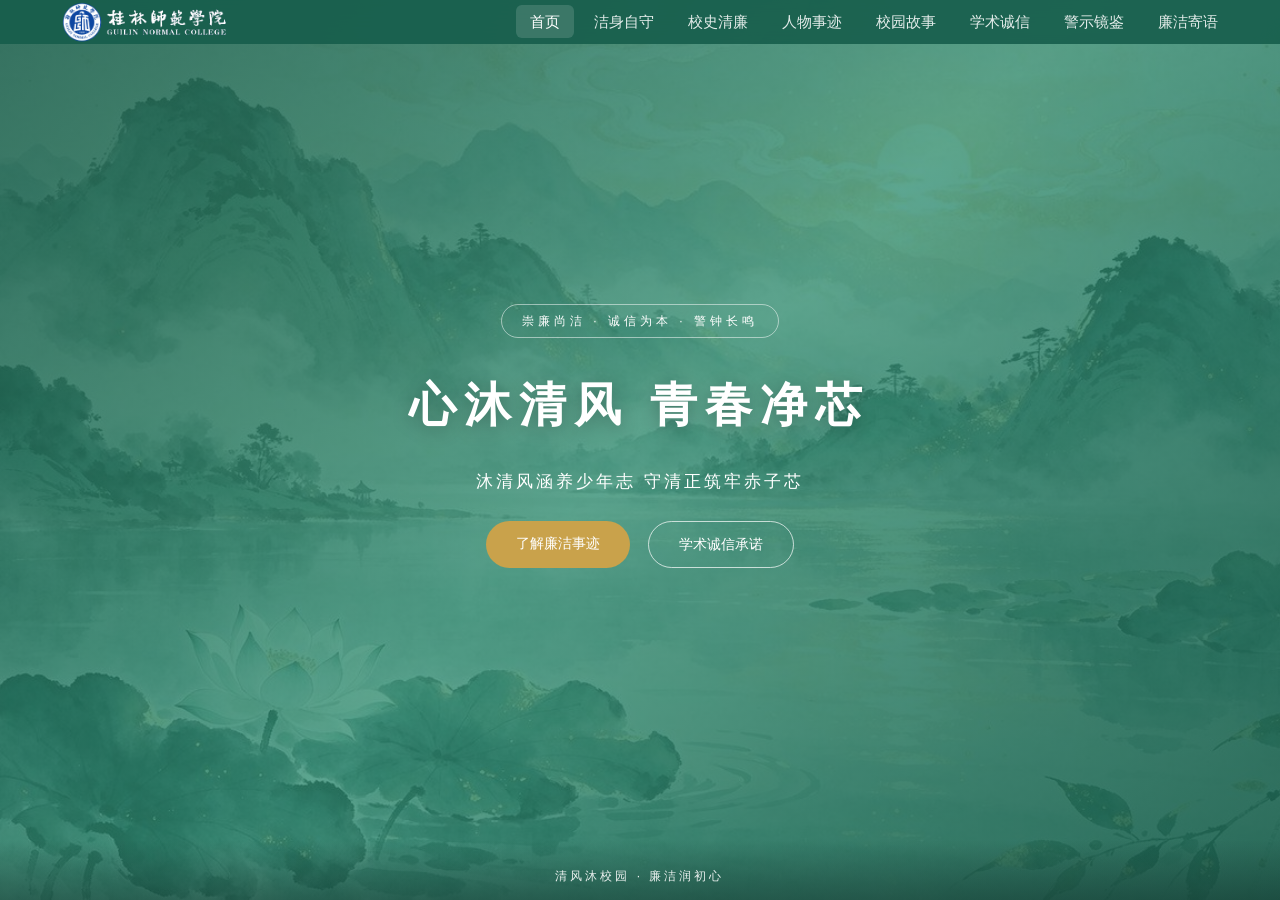
<file: type/index.html>
<!DOCTYPE html>
<html lang="zh-CN">
<head>
    <meta charset="UTF-8">
    <meta name="viewport" content="width=device-width, initial-scale=1.0">
    <meta name="theme-color" content="#175e4c">
    <title>首页</title>
    <meta property="og:type" content="website">
    <meta property="og:title" content="心沐清风 青春净芯">
    <meta property="og:description" content=" ">
    <meta property="og:image" content="images/hero-bg.jpg">
    <link rel="icon" type="image/png" href="images/logo.png">
    <link rel="stylesheet" href="style.css">
    <link rel="stylesheet" href="pages.css">
</head>
<body class="page p-home">

    <header class="navbar" id="navbar" data-theme="dark">
        <div class="container nav-inner">
            <a href="index.html" class="brand">
                <img src="images/logo.png" alt="" class="brand-logo logo-on-dark">
                <img src="images/logo-dark.png" alt="" aria-hidden="true" class="brand-logo logo-on-light">
            </a>
            <nav>
                <ul class="nav-menu" id="navMenu">
                    <li><a href="index.html" class="active">首页</a></li>
                    <li><a href="intro.html">洁身自守</a></li>
                    <li><a href="history.html">校史清廉</a></li>
                    <li><a href="people.html">人物事迹</a></li>
                    <li><a href="story.html">校园故事</a></li>
                    <li><a href="honesty.html">学术诚信</a></li>
                    <li><a href="warning.html">警示镜鉴</a></li>
                    <li><a href="wish.html">廉洁寄语</a></li>
                </ul>
            </nav>
            <button class="nav-toggle" id="navToggle" aria-label="打开菜单">
                <span></span><span></span><span></span>
            </button>
        </div>
    </header>
    <main class="page-main">
        <section class="hero" id="home">
        <div class="hero-bg" aria-hidden="true"></div>
        <div class="hero-content">
            <span class="badge">崇廉尚洁 · 诚信为本 · 警钟长鸣</span>
            <h1>心沐清风 青春净芯</h1>
            <p class="sub">沐清风涵养少年志    守清正筑牢赤子芯</p>
            <div class="hero-btns">
                <a href="people.html" class="btn btn-primary">了解廉洁事迹</a>
                <a href="honesty.html" class="btn btn-ghost">学术诚信承诺</a>
            </div>
        </div>
    </section>


    </main>

    <footer class="page-foot">清风沐校园 · 廉洁润初心</footer>

    <script src="script.js"></script>
</body>
</html>
</file>
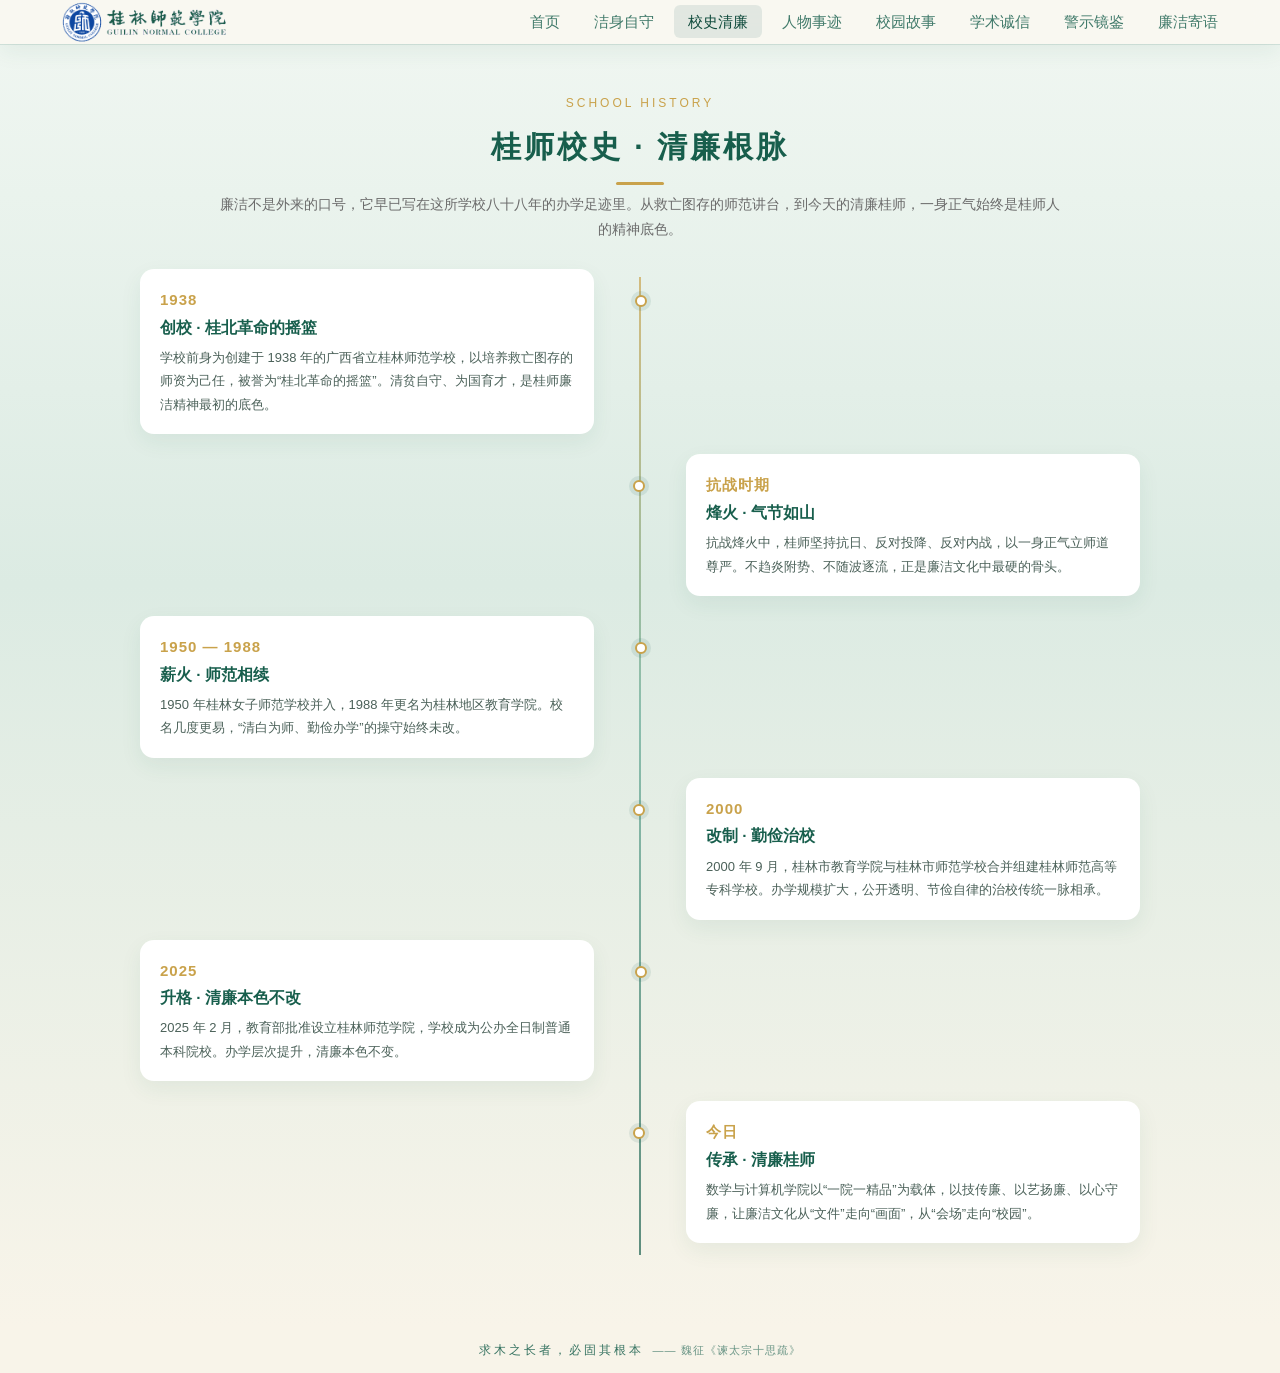
<file: type/history.html>
<!DOCTYPE html>
<html lang="zh-CN">
<head>
    <meta charset="UTF-8">
    <meta name="viewport" content="width=device-width, initial-scale=1.0">
    <meta name="theme-color" content="#175e4c">
    <title>校史清廉 </title>
    <meta property="og:type" content="website">
    <meta property="og:title" content="校史清廉 · 心沐清风 青春净芯">
    <meta property="og:image" content="images/hero-bg.jpg">
    <link rel="icon" type="image/png" href="images/logo.png">
    <link rel="stylesheet" href="style.css">
    <link rel="stylesheet" href="pages.css">
</head>
<body class="page p-history">

    <header class="navbar" id="navbar" data-theme="light">
        <div class="container nav-inner">
            <a href="index.html" class="brand">
                <img src="images/logo.png" alt="" class="brand-logo logo-on-dark">
                <img src="images/logo-dark.png" alt="" aria-hidden="true" class="brand-logo logo-on-light">
            </a>
            <nav>
                <ul class="nav-menu" id="navMenu">
                    <li><a href="index.html">首页</a></li>
                    <li><a href="intro.html">洁身自守</a></li>
                    <li><a href="history.html" class="active">校史清廉</a></li>
                    <li><a href="people.html">人物事迹</a></li>
                    <li><a href="story.html">校园故事</a></li>
                    <li><a href="honesty.html">学术诚信</a></li>
                    <li><a href="warning.html">警示镜鉴</a></li>
                    <li><a href="wish.html">廉洁寄语</a></li>
                </ul>
            </nav>
            <button class="nav-toggle" id="navToggle" aria-label="打开菜单">
                <span></span><span></span><span></span>
            </button>
        </div>
    </header>
    <main class="page-main">
        <section class="history" id="history">
        <div class="container">
            <div class="section-head reveal">
                <span class="en">SCHOOL HISTORY</span>
                <h2>桂师校史 · 清廉根脉</h2>
                <div class="line"></div>
                <p>廉洁不是外来的口号，它早已写在这所学校八十八年的办学足迹里。从救亡图存的师范讲台，到今天的清廉桂师，一身正气始终是桂师人的精神底色。</p>
            </div>
            <div class="timeline">
                <div class="tl-item reveal">
                    <span class="tl-dot" aria-hidden="true"></span>
                    <div class="tl-card">
                        <div class="yr">1938</div>
                        <h3>创校 · 桂北革命的摇篮</h3>
                        <p>学校前身为创建于 1938 年的广西省立桂林师范学校，以培养救亡图存的师资为己任，被誉为“桂北革命的摇篮”。清贫自守、为国育才，是桂师廉洁精神最初的底色。</p>
                    </div>
                </div>
                <div class="tl-item reveal">
                    <span class="tl-dot" aria-hidden="true"></span>
                    <div class="tl-card">
                        <div class="yr">抗战时期</div>
                        <h3>烽火 · 气节如山</h3>
                        <p>抗战烽火中，桂师坚持抗日、反对投降、反对内战，以一身正气立师道尊严。不趋炎附势、不随波逐流，正是廉洁文化中最硬的骨头。</p>
                    </div>
                </div>
                <div class="tl-item reveal">
                    <span class="tl-dot" aria-hidden="true"></span>
                    <div class="tl-card">
                        <div class="yr">1950 — 1988</div>
                        <h3>薪火 · 师范相续</h3>
                        <p>1950 年桂林女子师范学校并入，1988 年更名为桂林地区教育学院。校名几度更易，“清白为师、勤俭办学”的操守始终未改。</p>
                    </div>
                </div>
                <div class="tl-item reveal">
                    <span class="tl-dot" aria-hidden="true"></span>
                    <div class="tl-card">
                        <div class="yr">2000</div>
                        <h3>改制 · 勤俭治校</h3>
                        <p>2000 年 9 月，桂林市教育学院与桂林市师范学校合并组建桂林师范高等专科学校。办学规模扩大，公开透明、节俭自律的治校传统一脉相承。</p>
                    </div>
                </div>
                <div class="tl-item reveal">
                    <span class="tl-dot" aria-hidden="true"></span>
                    <div class="tl-card">
                        <div class="yr">2025</div>
                        <h3>升格 · 清廉本色不改</h3>
                        <p>2025 年 2 月，教育部批准设立桂林师范学院，学校成为公办全日制普通本科院校。办学层次提升，清廉本色不变。</p>
                    </div>
                </div>
                <div class="tl-item reveal">
                    <span class="tl-dot" aria-hidden="true"></span>
                    <div class="tl-card">
                        <div class="yr">今日</div>
                        <h3>传承 · 清廉桂师</h3>
                        <p>数学与计算机学院以“一院一精品”为载体，以技传廉、以艺扬廉、以心守廉，让廉洁文化从“文件”走向“画面”，从“会场”走向“校园”。</p>
                    </div>
                </div>
            </div>
        </div>
    </section>
    </main>

    <footer class="page-foot">求木之长者，必固其根本<em>—— 魏征《谏太宗十思疏》</em></footer>

    <script src="script.js"></script>
</body>
</html>
</file>
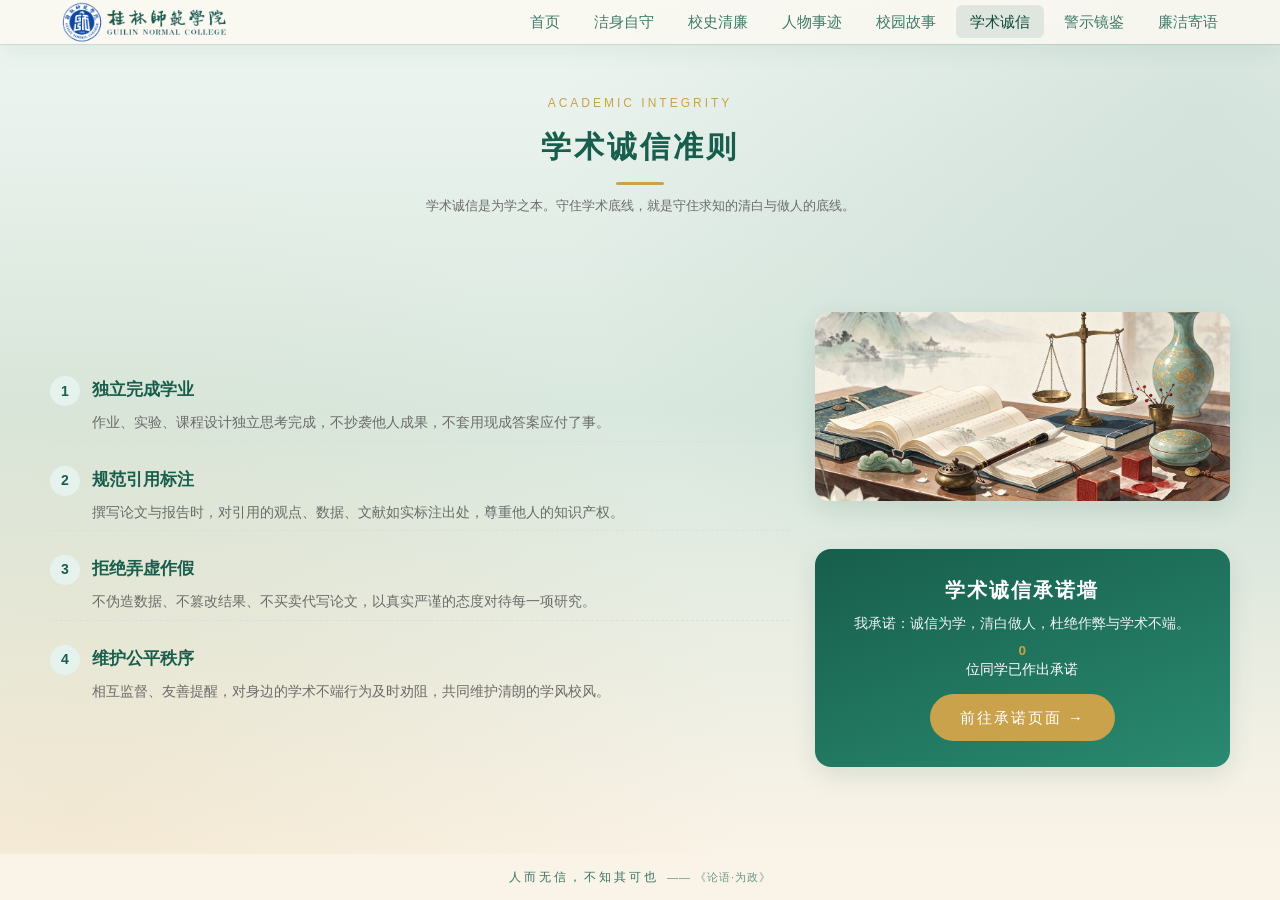
<file: type/honesty.html>
<!DOCTYPE html>
<html lang="zh-CN">
<head>
    <meta charset="UTF-8">
    <meta name="viewport" content="width=device-width, initial-scale=1.0">
    <meta name="theme-color" content="#175e4c">
    <title>学术诚信</title>
    <meta property="og:type" content="website">
    <meta property="og:title" content="学术诚信准则 · 心沐清风 青春净芯">
    <meta property="og:description" content="">
    <meta property="og:image" content="images/hero-bg.jpg">
    <link rel="icon" type="image/png" href="images/logo.png">
    <link rel="stylesheet" href="style.css">
    <link rel="stylesheet" href="pages.css">
</head>
<body class="page p-honesty">

    <header class="navbar" id="navbar" data-theme="light">
        <div class="container nav-inner">
            <a href="index.html" class="brand">
                <img src="images/logo.png" alt="" class="brand-logo logo-on-dark">
                <img src="images/logo-dark.png" alt="" aria-hidden="true" class="brand-logo logo-on-light">
            </a>
            <nav>
                <ul class="nav-menu" id="navMenu">
                    <li><a href="index.html">首页</a></li>
                    <li><a href="intro.html">洁身自守</a></li>
                    <li><a href="history.html">校史清廉</a></li>
                    <li><a href="people.html">人物事迹</a></li>
                    <li><a href="story.html">校园故事</a></li>
                    <li><a href="honesty.html" class="active">学术诚信</a></li>
                    <li><a href="warning.html">警示镜鉴</a></li>
                    <li><a href="wish.html">廉洁寄语</a></li>
                </ul>
            </nav>
            <button class="nav-toggle" id="navToggle" aria-label="打开菜单">
                <span></span><span></span><span></span>
            </button>
        </div>
    </header>
    <main class="page-main">
    <section id="honesty">
        <div class="container">
            <div class="section-head reveal">
                <span class="en">ACADEMIC INTEGRITY</span>
                <h2>学术诚信准则</h2>
                <div class="line"></div>
                <p>学术诚信是为学之本。守住学术底线，就是守住求知的清白与做人的底线。</p>
            </div>
            <div class="honesty-wrap">
                <ul class="honesty-list reveal">
                    <li>
                        <span class="check">1</span>
                        <div>
                            <h4>独立完成学业</h4>
                            <p>作业、实验、课程设计独立思考完成，不抄袭他人成果，不套用现成答案应付了事。</p>
                        </div>
                    </li>
                    <li>
                        <span class="check">2</span>
                        <div>
                            <h4>规范引用标注</h4>
                            <p>撰写论文与报告时，对引用的观点、数据、文献如实标注出处，尊重他人的知识产权。</p>
                        </div>
                    </li>
                    <li>
                        <span class="check">3</span>
                        <div>
                            <h4>拒绝弄虚作假</h4>
                            <p>不伪造数据、不篡改结果、不买卖代写论文，以真实严谨的态度对待每一项研究。</p>
                        </div>
                    </li>
                    <li>
                        <span class="check">4</span>
                        <div>
                            <h4>维护公平秩序</h4>
                            <p>相互监督、友善提醒，对身边的学术不端行为及时劝阻，共同维护清朗的学风校风。</p>
                        </div>
                    </li>
                </ul>
                <div class="honesty-right">
                    <div class="honesty-banner reveal">
                        <img src="images/honesty.jpg" alt="书卷天平与印章">
                    </div>
                    <div id="promiseApp">
                   
                    <div class="promise-box reveal" id="promise">
                        <h3>学术诚信承诺墙</h3>
                        <p>我承诺：诚信为学，清白做人，杜绝作弊与学术不端。</p>
                        <div class="promise-count">0</div>
                        <div>位同学已作出承诺</div>
                        <a class="promise-btn promise-link" href="promise.html">前往承诺页面 →</a>
                    </div>
                </div>
                </div>
            </div>
        </div>
    </section>
    </main>

    <footer class="page-foot">人而无信，不知其可也<em>—— 《论语·为政》</em></footer>

    <script src="vendor/vue.global.prod.js"></script>
    <script src="script.js"></script>
    <script src="js/vue-app.js"></script>
</body>
</html>
</file>
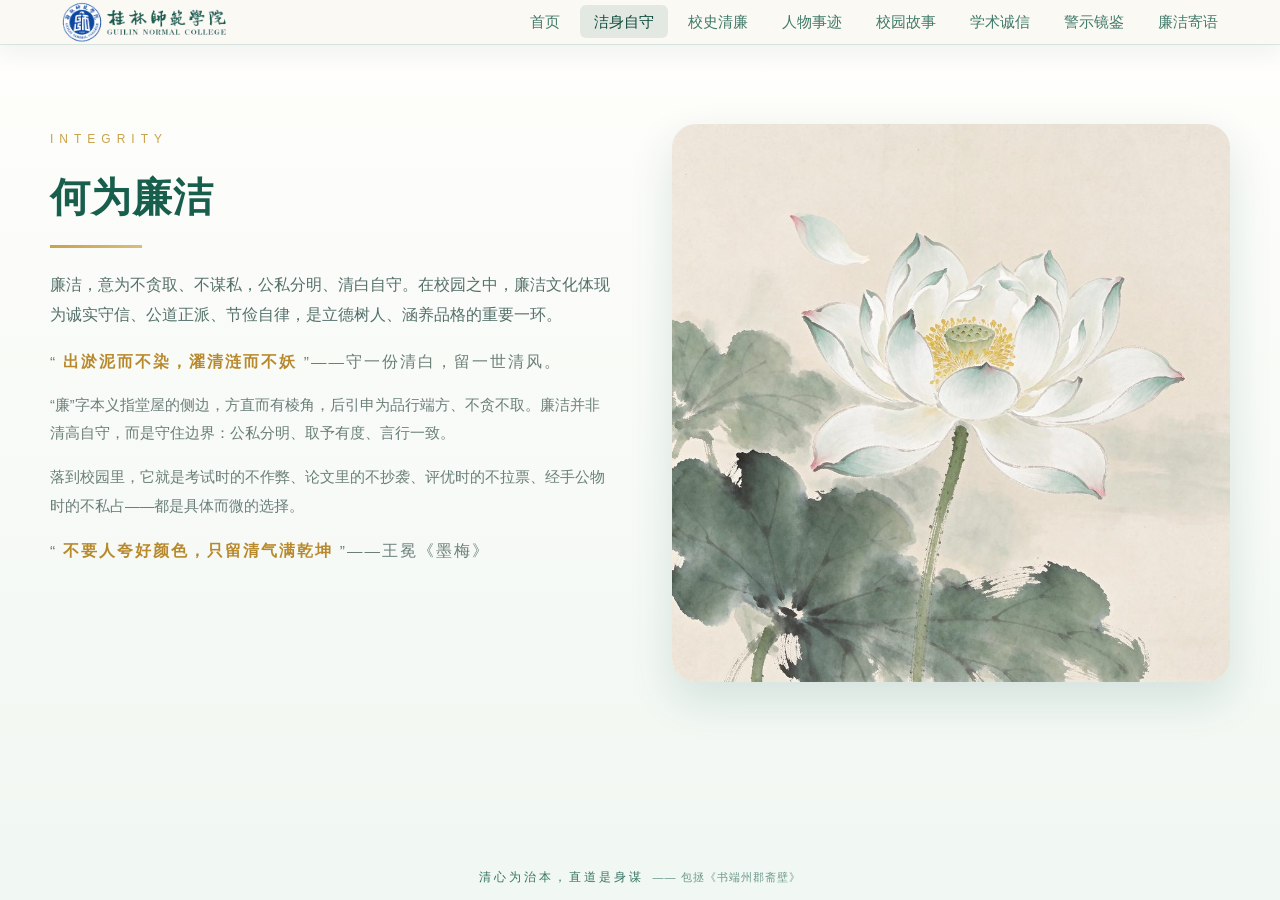
<file: type/intro.html>
<!DOCTYPE html>
<html lang="zh-CN">
<head>
    <meta charset="UTF-8">
    <meta name="viewport" content="width=device-width, initial-scale=1.0">
    <meta name="theme-color" content="#175e4c">
    <title>洁身自守</title>
    <meta property="og:type" content="website">
    <meta property="og:image" content="images/hero-bg.jpg">
    <link rel="icon" type="image/png" href="images/logo.png">
    <link rel="stylesheet" href="style.css">
    <link rel="stylesheet" href="pages.css">
</head>
<body class="page p-intro">

    <header class="navbar" id="navbar" data-theme="light">
        <div class="container nav-inner">
            <a href="index.html" class="brand">
                <img src="images/logo.png" alt="" class="brand-logo logo-on-dark">
                <img src="images/logo-dark.png" alt="" aria-hidden="true" class="brand-logo logo-on-light">
            </a>
            <nav>
                <ul class="nav-menu" id="navMenu">
                    <li><a href="index.html">首页</a></li>
                    <li><a href="intro.html" class="active">洁身自守</a></li>
                    <li><a href="history.html">校史清廉</a></li>
                    <li><a href="people.html">人物事迹</a></li>
                    <li><a href="story.html">校园故事</a></li>
                    <li><a href="honesty.html">学术诚信</a></li>
                    <li><a href="warning.html">警示镜鉴</a></li>
                    <li><a href="wish.html">廉洁寄语</a></li>
                </ul>
            </nav>
            <button class="nav-toggle" id="navToggle" aria-label="打开菜单">
                <span></span><span></span><span></span>
            </button>
        </div>
    </header>
    <main class="page-main">
        <section class="intro" id="intro">
        <div class="container intro-two">
            <div class="intro-vertical reveal">
                <span class="en">INTEGRITY</span>
                <h2>何为廉洁</h2>
                <div class="line"></div>
                <p>廉洁，意为不贪取、不谋私，公私分明、清白自守。在校园之中，廉洁文化体现为诚实守信、公道正派、节俭自律，是立德树人、涵养品格的重要一环。</p>
                <p class="intro-quote">“ <span>出淤泥而不染，濯清涟而不妖</span> ”——守一份清白，留一世清风。</p>
                <p class="intro-more">“廉”字本义指堂屋的侧边，方直而有棱角，后引申为品行端方、不贪不取。廉洁并非清高自守，而是守住边界：公私分明、取予有度、言行一致。</p>
                <p class="intro-more">落到校园里，它就是考试时的不作弊、论文里的不抄袭、评优时的不拉票、经手公物时的不私占——都是具体而微的选择。</p>
                <p class="intro-quote tail">“ <span>不要人夸好颜色，只留清气满乾坤</span> ”——王冕《墨梅》</p>
            </div>
            <div class="intro-figure reveal">
                <img src="images/lotus.jpg" alt="出水青莲">
            </div>
        </div>
    </section>
    </main>

    <footer class="page-foot">清心为治本，直道是身谋<em>—— 包拯《书端州郡斋壁》</em></footer>

    <script src="script.js"></script>
</body>
</html>
</file>
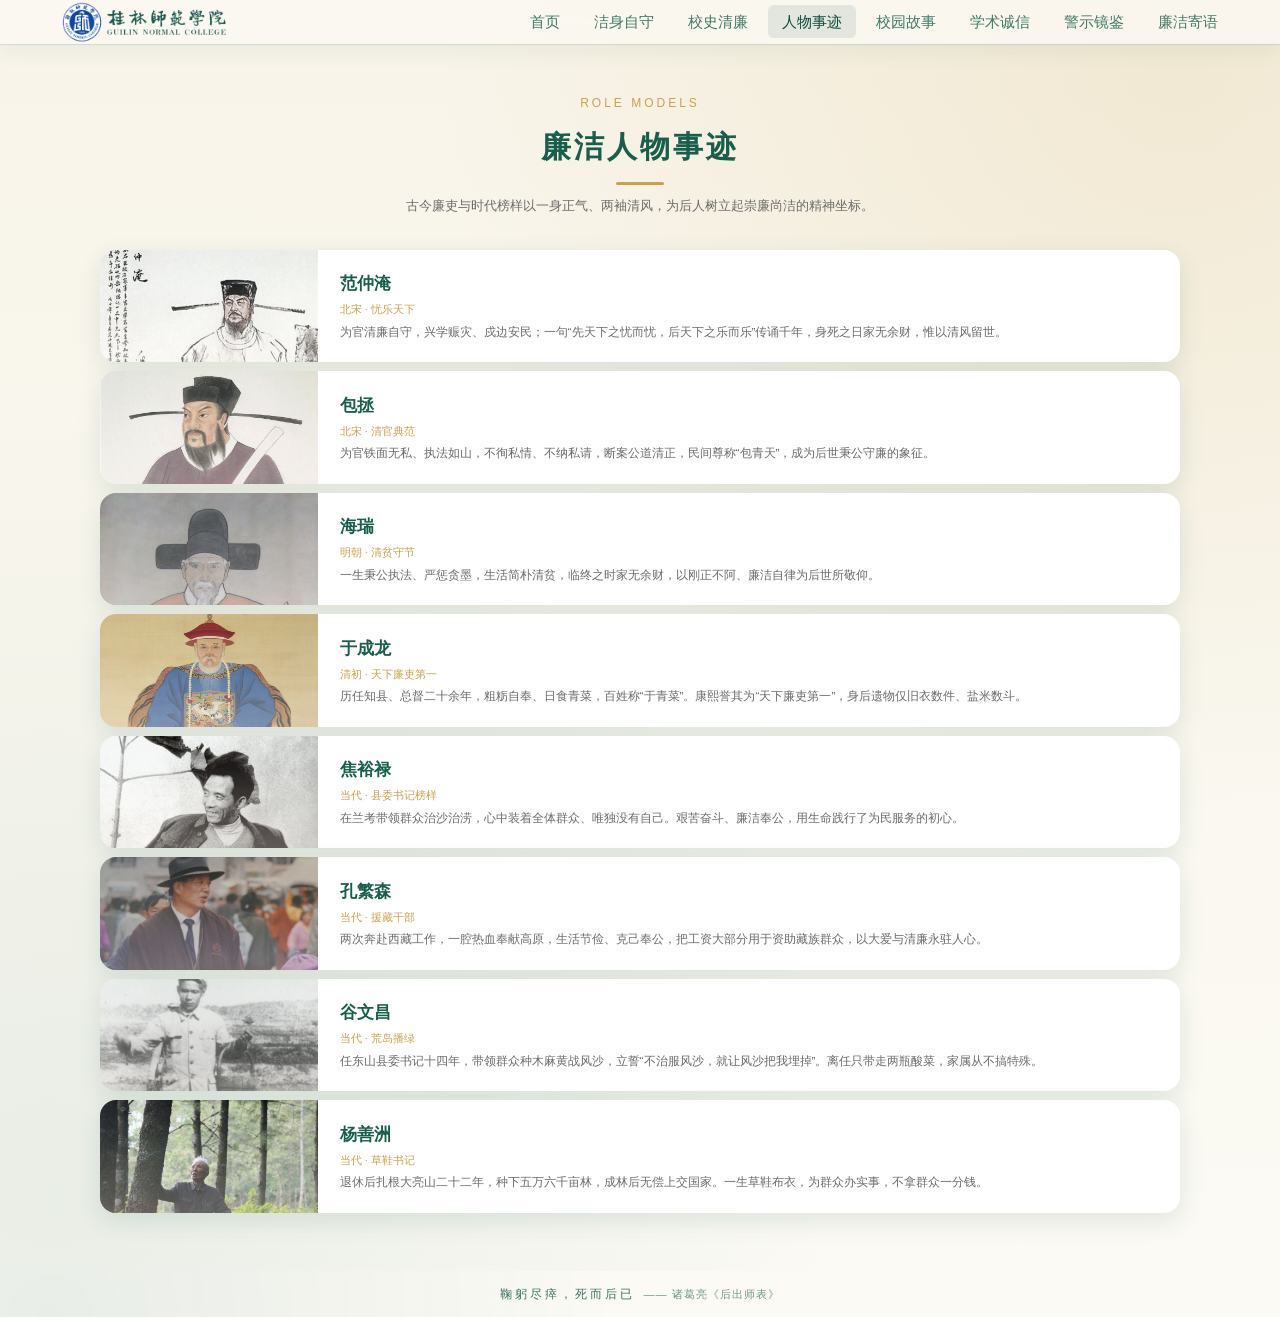
<file: type/people.html>
<!DOCTYPE html>
<html lang="zh-CN">
<head>
    <meta charset="UTF-8">
    <meta name="viewport" content="width=device-width, initial-scale=1.0">
    <meta name="theme-color" content="#175e4c">
    <title>人物事迹 </title>
    <meta property="og:type" content="website">
    <meta property="og:title" content="廉洁人物事迹 · 心沐清风 青春净芯">
    <meta property="og:image" content="images/hero-bg.jpg">
    <link rel="icon" type="image/png" href="images/logo.png">
    <link rel="stylesheet" href="style.css">
    <link rel="stylesheet" href="pages.css">
</head>
<body class="page p-people">

    <header class="navbar" id="navbar" data-theme="light">
        <div class="container nav-inner">
            <a href="index.html" class="brand">
                <img src="images/logo.png" alt="" class="brand-logo logo-on-dark">
                <img src="images/logo-dark.png" alt="" aria-hidden="true" class="brand-logo logo-on-light">
            </a>
            <nav>
                <ul class="nav-menu" id="navMenu">
                    <li><a href="index.html">首页</a></li>
                    <li><a href="intro.html">洁身自守</a></li>
                    <li><a href="history.html">校史清廉</a></li>
                    <li><a href="people.html" class="active">人物事迹</a></li>
                    <li><a href="story.html">校园故事</a></li>
                    <li><a href="honesty.html">学术诚信</a></li>
                    <li><a href="warning.html">警示镜鉴</a></li>
                    <li><a href="wish.html">廉洁寄语</a></li>
                </ul>
            </nav>
            <button class="nav-toggle" id="navToggle" aria-label="打开菜单">
                <span></span><span></span><span></span>
            </button>
        </div>
    </header>
    <main class="page-main">
        <section id="people">
        <div class="container">
            <div class="section-head reveal">
                <span class="en">ROLE MODELS</span>
                <h2>廉洁人物事迹</h2>
                <div class="line"></div>
                <p>古今廉吏与时代榜样以一身正气、两袖清风，为后人树立起崇廉尚洁的精神坐标。</p>
            </div>
            <div class="people-grid">
                <div class="people-card reveal">
                    <div class="avatar">
                        <img src="images/people/fanzhongyan.jpg" alt="范仲淹画像" width="800" height="600">
                    </div>
                    <div class="body">
                        <h3>范仲淹</h3>
                        <div class="era">北宋 · 忧乐天下</div>
                        <p>为官清廉自守，兴学赈灾、戍边安民；一句“先天下之忧而忧，后天下之乐而乐”传诵千年，身死之日家无余财，惟以清风留世。</p>
                    </div>
                </div>
                <div class="people-card reveal">
                    <div class="avatar">
                        <img src="images/people/baozheng.jpg" alt="包拯画像" width="800" height="600">
                    </div>
                    <div class="body">
                        <h3>包拯</h3>
                        <div class="era">北宋 · 清官典范</div>
                        <p>为官铁面无私、执法如山，不徇私情、不纳私请，断案公道清正，民间尊称“包青天”，成为后世秉公守廉的象征。</p>
                    </div>
                </div>
                <div class="people-card reveal">
                    <div class="avatar">
                        <img src="images/people/hairui.jpg" alt="海瑞画像" width="800" height="600">
                    </div>
                    <div class="body">
                        <h3>海瑞</h3>
                        <div class="era">明朝 · 清贫守节</div>
                        <p>一生秉公执法、严惩贪墨，生活简朴清贫，临终之时家无余财，以刚正不阿、廉洁自律为后世所敬仰。</p>
                    </div>
                </div>
                <div class="people-card reveal">
                    <div class="avatar">
                        <img src="images/people/yuchenglong.jpg" alt="于成龙画像" width="800" height="600">
                    </div>
                    <div class="body">
                        <h3>于成龙</h3>
                        <div class="era">清初 · 天下廉吏第一</div>
                        <p>历任知县、总督二十余年，粗粝自奉、日食青菜，百姓称“于青菜”。康熙誉其为“天下廉吏第一”，身后遗物仅旧衣数件、盐米数斗。</p>
                    </div>
                </div>
                <div class="people-card reveal">
                    <div class="avatar">
                        <img src="images/people/jiaoyulu.jpg" alt="焦裕禄在兰考泡桐树前留影" width="800" height="600">
                    </div>
                    <div class="body">
                        <h3>焦裕禄</h3>
                        <div class="era">当代 · 县委书记榜样</div>
                        <p>在兰考带领群众治沙治涝，心中装着全体群众、唯独没有自己。艰苦奋斗、廉洁奉公，用生命践行了为民服务的初心。</p>
                    </div>
                </div>
                <div class="people-card reveal">
                    <div class="avatar">
                        <img src="images/people/kongfansen.jpg" alt="孔繁森在阿里与藏族孩子在一起" width="800" height="600">
                    </div>
                    <div class="body">
                        <h3>孔繁森</h3>
                        <div class="era">当代 · 援藏干部</div>
                        <p>两次奔赴西藏工作，一腔热血奉献高原，生活节俭、克己奉公，把工资大部分用于资助藏族群众，以大爱与清廉永驻人心。</p>
                    </div>
                </div>
                <div class="people-card reveal">
                    <div class="avatar">
                        <img src="images/people/guchangwen.jpg" alt="谷文昌在东山参加劳动" width="800" height="600">
                    </div>
                    <div class="body">
                        <h3>谷文昌</h3>
                        <div class="era">当代 · 荒岛播绿</div>
                        <p>任东山县委书记十四年，带领群众种木麻黄战风沙，立誓“不治服风沙，就让风沙把我埋掉”。离任只带走两瓶酸菜，家属从不搞特殊。</p>
                    </div>
                </div>
                <div class="people-card reveal">
                    <div class="avatar">
                        <img src="images/people/yangshanzhou.jpg" alt="杨善洲在大亮山林场" width="800" height="600">
                    </div>
                    <div class="body">
                        <h3>杨善洲</h3>
                        <div class="era">当代 · 草鞋书记</div>
                        <p>退休后扎根大亮山二十二年，种下五万六千亩林，成林后无偿上交国家。一生草鞋布衣，为群众办实事，不拿群众一分钱。</p>
                    </div>
                </div>
            </div>
        </div>
    </section>
    </main>

    <footer class="page-foot">鞠躬尽瘁，死而后已<em>—— 诸葛亮《后出师表》</em></footer>

    <script src="script.js"></script>
</body>
</html>
</file>
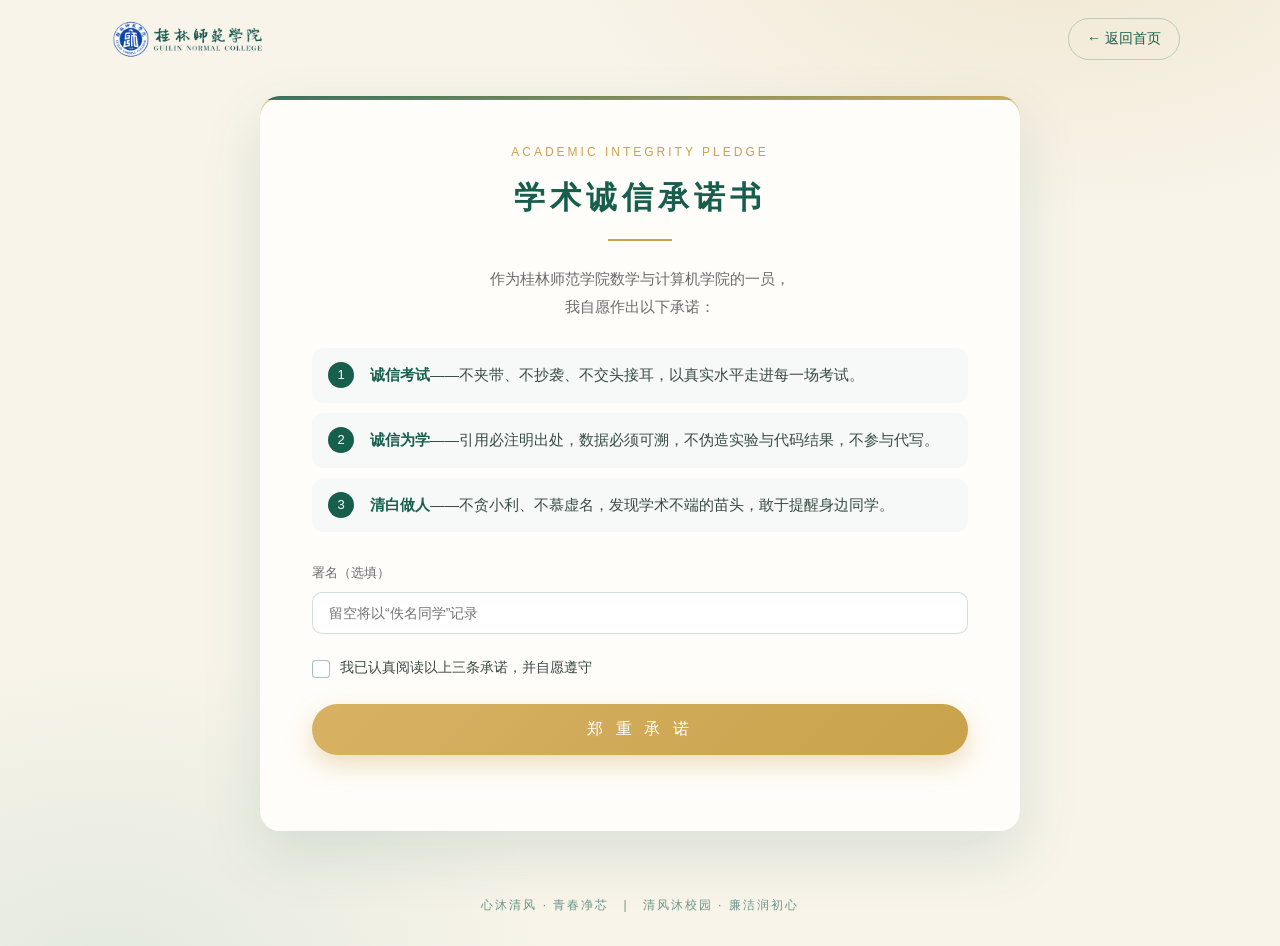
<file: type/promise.html>
<!DOCTYPE html>
<html lang="zh-CN">
<head>
    <meta charset="UTF-8">
    <meta name="viewport" content="width=device-width, initial-scale=1.0">
    <title>诚信承诺书</title>
    <meta name="description" content="">
    <link rel="icon" href="images/logo.png" type="image/png">
    <link rel="stylesheet" href="style.css">
    <style>
        .pledge-page {
            min-height: 100vh;
            background:
                radial-gradient(720px 420px at 82% -8%, rgba(201, 162, 75, 0.16), transparent 70%),
                radial-gradient(640px 460px at 8% 104%, rgba(42, 138, 112, 0.10), transparent 72%),
                #f8f4ea;
            display: flex;
            flex-direction: column;
        }

    
        .pledge-top {
            display: flex;
            align-items: center;
            justify-content: space-between;
            gap: 16px;
            padding: 18px 0;
            width: min(1080px, 92%);
            margin: 0 auto;
        }
        .pledge-top .p-logo img {
            height: 40px;
            width: auto;
        }
        .pledge-top .p-back {
            font-size: 14px;
            color: var(--green-deep);
            text-decoration: none;
            padding: 8px 18px;
            border: 1px solid rgba(23, 94, 76, 0.24);
            border-radius: 24px;
            transition: background 0.25s, color 0.25s, border-color 0.25s;
        }
        .pledge-top .p-back:hover {
            background: var(--green-deep);
            border-color: var(--green-deep);
            color: #fff;
        }

  
        .pledge-main {
            flex: 1;
            display: flex;
            align-items: center;
            justify-content: center;
            padding: 18px 0 64px;
        }
        .pledge-card {
            width: min(760px, 92%);
            background: #fffdf9;
            border-radius: 20px;
            padding: 46px 52px 42px;
            box-shadow: 0 24px 60px rgba(23, 94, 76, 0.13), 0 2px 0 rgba(201, 162, 75, 0.55) inset;
            position: relative;
            overflow: hidden;
        }
        .pledge-card::before {
            content: "";
            position: absolute;
            inset: 0 0 auto 0;
            height: 4px;
            background: linear-gradient(90deg, var(--green-deep), var(--gold));
            opacity: 0.85;
        }
        .pledge-en {
            display: block;
            font-size: 12px;
            letter-spacing: 3px;
            color: var(--gold);
            text-align: center;
        }
        .pledge-card h1 {
            font-size: 31px;
            letter-spacing: 5px;
            color: var(--green-deep);
            text-align: center;
            margin: 10px 0 14px;
            font-weight: 700;
        }
        .pledge-rule {
            width: 64px;
            height: 2px;
            background: var(--gold);
            margin: 0 auto 24px;
        }
        .pledge-lead {
            font-size: 15px;
            color: var(--gray);
            text-align: center;
            line-height: 1.9;
            margin-bottom: 26px;
        }

        /* ---------- 三条承诺 ---------- */
        .pledge-terms {
            list-style: none;
            counter-reset: term;
            margin-bottom: 30px;
        }
        .pledge-terms li {
            counter-increment: term;
            position: relative;
            padding: 14px 18px 14px 58px;
            margin-bottom: 10px;
            background: #f6f9f7;
            border-radius: 12px;
            font-size: 14.5px;
            line-height: 1.85;
            color: #3a4a44;
        }
        .pledge-terms li::before {
            content: counter(term);
            position: absolute;
            left: 16px;
            top: 50%;
            transform: translateY(-50%);
            width: 26px;
            height: 26px;
            border-radius: 50%;
            background: var(--green-deep);
            color: #fff;
            font-size: 13px;
            display: flex;
            align-items: center;
            justify-content: center;
        }
        .pledge-terms b {
            color: var(--green-deep);
        }

        /* ---------- 表单 ---------- */
        .pledge-field {
            display: block;
            margin-bottom: 16px;
            font-size: 13px;
            color: var(--gray);
        }
        .pledge-field input[type="text"] {
            display: block;
            width: 100%;
            margin-top: 8px;
            padding: 12px 16px;
            font-size: 14px;
            font-family: inherit;
            color: var(--ink);
            background: #fff;
            border: 1px solid rgba(23, 94, 76, 0.20);
            border-radius: 10px;
            transition: border-color 0.2s, box-shadow 0.2s;
        }
        .pledge-field input[type="text"]:focus {
            outline: none;
            border-color: var(--green);
            box-shadow: 0 0 0 3px rgba(42, 138, 112, 0.12);
        }
        .pledge-agree {
            display: flex;
            align-items: flex-start;
            gap: 10px;
            font-size: 14px;
            color: #3a4a44;
            margin: 22px 0 24px;
            cursor: pointer;
            user-select: none;
        }
        .pledge-agree input {
            appearance: none;
            -webkit-appearance: none;
            flex: 0 0 18px;
            width: 18px;
            height: 18px;
            margin-top: 4px;
            border: 1.5px solid rgba(23, 94, 76, 0.38);
            border-radius: 4px;
            background: #fff;
            cursor: pointer;
            position: relative;
            transition: background 0.2s, border-color 0.2s;
        }
        .pledge-agree input:checked {
            background: var(--green-deep);
            border-color: var(--green-deep);
        }
        .pledge-agree input:checked::after {
            content: "";
            position: absolute;
            left: 5px;
            top: 2px;
            width: 5px;
            height: 9px;
            border: 2px solid #fff;
            border-top: 0;
            border-left: 0;
            transform: rotate(42deg);
        }
        .pledge-submit {
            display: block;
            width: 100%;
            padding: 15px 0;
            font-size: 16px;
            font-family: inherit;
            letter-spacing: 4px;
            color: #fff;
            background: linear-gradient(135deg, #d8b164, #c9a24b);
            border: none;
            border-radius: 30px;
            cursor: pointer;
            box-shadow: 0 10px 24px rgba(201, 162, 75, 0.34);
            transition: transform 0.25s, box-shadow 0.25s, opacity 0.25s;
        }
        .pledge-submit:hover {
            transform: translateY(-2px);
            box-shadow: 0 14px 30px rgba(201, 162, 75, 0.42);
        }
        .pledge-submit:disabled {
            opacity: 0.55;
            cursor: default;
            transform: none;
            box-shadow: none;
        }
        .pledge-tip {
            min-height: 22px;
            margin-top: 12px;
            font-size: 13px;
            color: var(--red);
            text-align: center;
        }

        /* ---------- 成功态 ---------- */
        .pledge-success {
            text-align: center;
        }
        .pledge-success .ps-mark {
            width: 62px;
            height: 62px;
            margin: 4px auto 20px;
            border-radius: 50%;
            border: 2px solid var(--green);
            display: flex;
            align-items: center;
            justify-content: center;
            color: var(--green-deep);
            font-size: 26px;
            letter-spacing: 0;
        }
        .pledge-success h2 {
            font-size: 22px;
            letter-spacing: 2px;
            color: var(--green-deep);
            margin-bottom: 10px;
        }
        .pledge-success .ps-line {
            font-size: 14px;
            color: var(--gray);
            line-height: 2;
        }
        .pledge-success .ps-actions {
            display: flex;
            flex-wrap: wrap;
            justify-content: center;
            gap: 12px;
            margin-top: 26px;
        }
        .ps-btn {
            display: inline-block;
            padding: 11px 30px;
            font-size: 14px;
            letter-spacing: 2px;
            border-radius: 26px;
            text-decoration: none;
            transition: background 0.25s, color 0.25s, border-color 0.25s;
        }
        .ps-btn.solid {
            background: var(--green-deep);
            color: #fff;
        }
        .ps-btn.solid:hover {
            background: #0f4a3c;
        }
        .ps-btn.ghost {
            color: var(--green-deep);
            border: 1px solid rgba(23, 94, 76, 0.28);
        }
        .ps-btn.ghost:hover {
            background: var(--green-deep);
            border-color: var(--green-deep);
            color: #fff;
        }
        /* ---------- 页脚 ---------- */
        .pledge-foot {
            text-align: center;
            padding: 0 0 30px;
            font-size: 12px;
            color: rgba(23, 94, 76, 0.62);
            letter-spacing: 2px;
        }

        @media (max-width: 640px) {
            .pledge-card {
                padding: 30px 22px 26px;
                border-radius: 16px;
            }
            .pledge-card h1 {
                font-size: 24px;
                letter-spacing: 3px;
            }
            .pledge-terms li {
                padding: 12px 14px 12px 48px;
                font-size: 13.5px;
            }
            .pledge-terms li::before {
                left: 12px;
                width: 24px;
                height: 24px;
            }
            .pledge-submit {
                letter-spacing: 2px;
            }
            .pledge-top {
                padding: 12px 0;
            }
            .pledge-top .p-logo img {
                height: 32px;
            }
        }
    </style>
</head>
<body class="pledge-page">

    <header class="pledge-top">
        <a class="p-logo" href="index.html" aria-label="返回心沐清风 青春净芯首页">
            <img src="images/logo-dark.png" alt="">
        </a>
        <a class="p-back" href="index.html">← 返回首页</a>
    </header>

    <main class="pledge-main">
        <div class="pledge-card">
            <div id="pledgeForm">
                <span class="pledge-en">ACADEMIC INTEGRITY PLEDGE</span>
                <h1>学术诚信承诺书</h1>
                <div class="pledge-rule"></div>
                <p class="pledge-lead">作为桂林师范学院数学与计算机学院的一员，<br>我自愿作出以下承诺：</p>

                <ol class="pledge-terms">
                    <li><b>诚信考试</b>——不夹带、不抄袭、不交头接耳，以真实水平走进每一场考试。</li>
                    <li><b>诚信为学</b>——引用必注明出处，数据必须可溯，不伪造实验与代码结果，不参与代写。</li>
                    <li><b>清白做人</b>——不贪小利、不慕虚名，发现学术不端的苗头，敢于提醒身边同学。</li>
                </ol>

                <label class="pledge-field" for="pledgeName">署名（选填）
                    <input type="text" id="pledgeName" maxlength="12" placeholder="留空将以“佚名同学”记录">
                </label>

                <label class="pledge-agree" for="pledgeAgree">
                    <input type="checkbox" id="pledgeAgree">
                    <span>我已认真阅读以上三条承诺，并自愿遵守</span>
                </label>

                <button class="pledge-submit" id="pledgeSubmit" type="button">郑 重 承 诺</button>
                <p class="pledge-tip" id="pledgeTip"></p>
            </div>

            <div class="pledge-success" id="pledgeDone" hidden>
                <div class="ps-mark">✓</div>
                <h2>已承诺</h2>
                <p class="ps-line">你是第 <b id="psCount">1</b> 位在本站作出学术诚信承诺的同学。</p>
                <div class="ps-actions">
                    <a class="ps-btn solid" href="honesty.html#promise">返回首页</a>
                    <a class="ps-btn ghost" href="wish.html">去写一句廉洁寄语</a>
                </div>
            </div>
        </div>
    </main>

    <div class="pledge-foot">心沐清风 · 青春净芯　|　清风沐校园 · 廉洁润初心</div>

    <script>
        (function () {
            'use strict';

            var KEY_COUNT = 'qingfeng_promise_count';
            var KEY_DONE = 'qingfeng_promise_done';
            var KEY_NAME = 'qingfeng_promise_name';

            var store = (function () {
                try {
                    var ls = window.localStorage;
                    ls.setItem('__probe__', '1');
                    ls.removeItem('__probe__');
                    return ls;
                } catch (e) {
                    var mem = Object.create(null);
                    return {
                        getItem: function (k) {
                            return Object.prototype.hasOwnProperty.call(mem, k) ? mem[k] : null;
                        },
                        setItem: function (k, v) { mem[k] = String(v); },
                        removeItem: function (k) { delete mem[k]; }
                    };
                }
            })();

            var elForm = document.getElementById('pledgeForm');
            var elDone = document.getElementById('pledgeDone');
            var elName = document.getElementById('pledgeName');
            var elAgree = document.getElementById('pledgeAgree');
            var elSubmit = document.getElementById('pledgeSubmit');
            var elTip = document.getElementById('pledgeTip');
            var elCount = document.getElementById('psCount');

            function pad(n) {
                return (n < 10 ? '0' : '') + n;
            }

            function showDone() {
                var count = parseInt(store.getItem(KEY_COUNT), 10);
                elCount.textContent = (isNaN(count) || count < 1) ? 1 : count;
                elForm.hidden = true;
                elDone.hidden = false;
            }

            elSubmit.addEventListener('click', function () {
                if (!elAgree.checked) {
                    elTip.textContent = '请先勾选“我已认真阅读以上三条承诺”。';
                    elAgree.focus();
                    return;
                }
                var count = parseInt(store.getItem(KEY_COUNT), 10);
                if (isNaN(count) || count < 0) { count = 0; }
                count = count + 1;

                store.setItem(KEY_COUNT, String(count));
                store.setItem(KEY_DONE, '1');
                store.setItem(KEY_NAME, elName.value.trim() || '佚名同学');

                showDone();
            });

            elAgree.addEventListener('change', function () {
                if (elAgree.checked) { elTip.textContent = ''; }
            });

            if (store.getItem(KEY_DONE) === '1') {
                showDone();
            }
        })();
    </script>
</body>
</html>
</file>
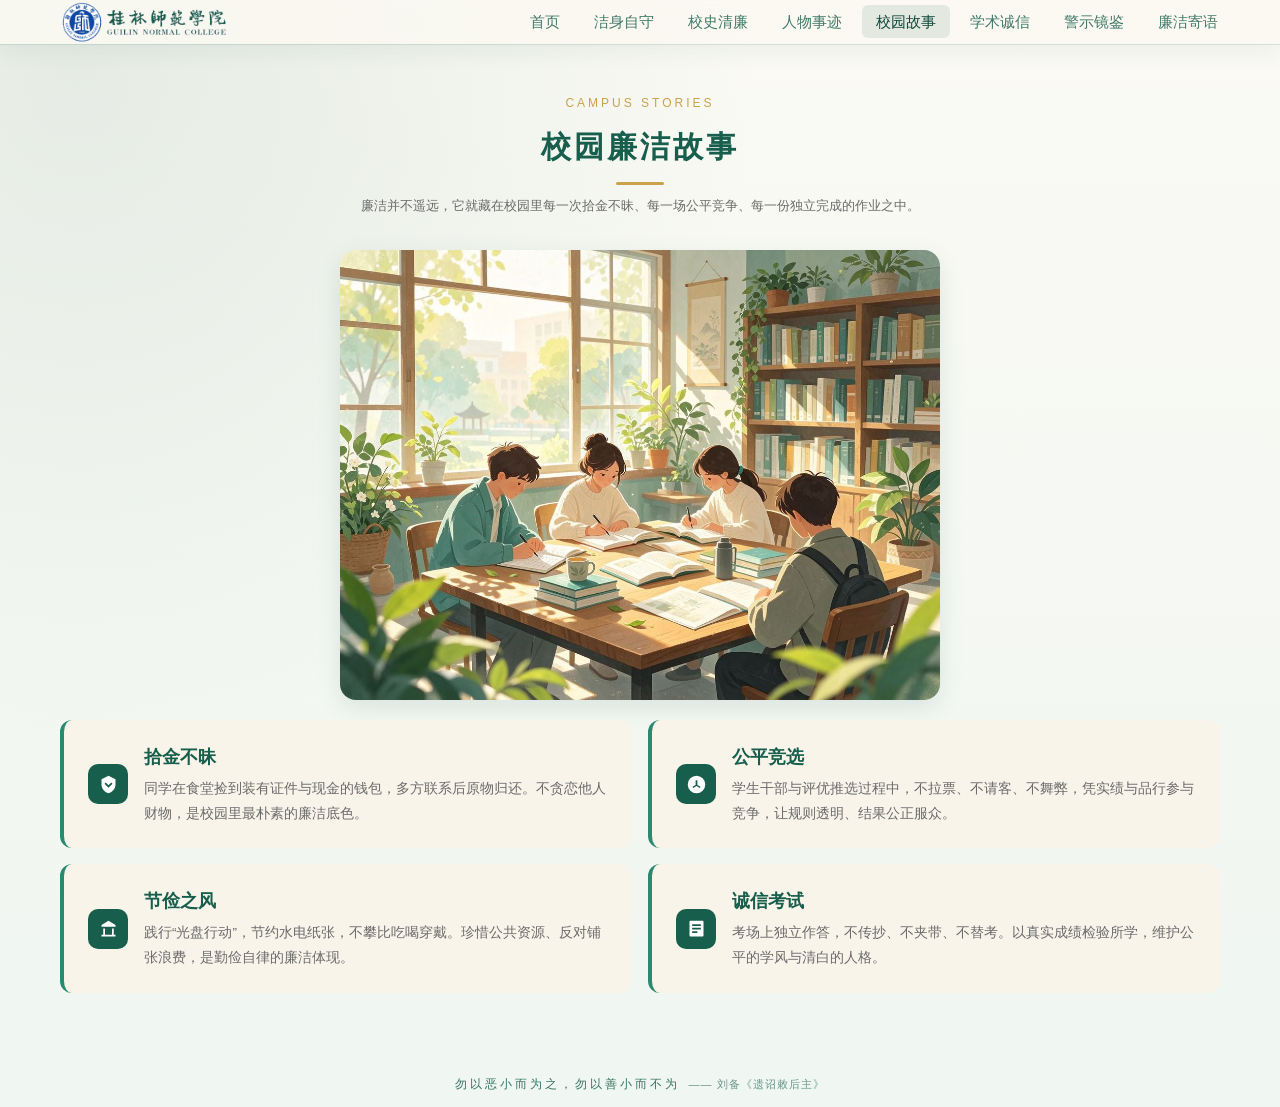
<file: type/story.html>
<!DOCTYPE html>
<html lang="zh-CN">
<head>
    <meta charset="UTF-8">
    <meta name="viewport" content="width=device-width, initial-scale=1.0">
    <meta name="theme-color" content="#175e4c">
    <title>廉洁故事 </title>
    <meta property="og:type" content="website">
    <meta property="og:title" content="廉洁故事 ">
    <meta property="og:description" content="">
    <meta property="og:image" content="images/hero-bg.jpg">
    <link rel="icon" type="image/png" href="images/logo.png">
    <link rel="stylesheet" href="style.css">
    <link rel="stylesheet" href="pages.css">
</head>
<body class="page p-story">

    <header class="navbar" id="navbar" data-theme="light">
        <div class="container nav-inner">
            <a href="index.html" class="brand">
                <img src="images/logo.png" alt="" class="brand-logo logo-on-dark">
                <img src="images/logo-dark.png" alt="" aria-hidden="true" class="brand-logo logo-on-light">
            </a>
            <nav>
                <ul class="nav-menu" id="navMenu">
                    <li><a href="index.html">首页</a></li>
                    <li><a href="intro.html">洁身自守</a></li>
                    <li><a href="history.html">校史清廉</a></li>
                    <li><a href="people.html">人物事迹</a></li>
                    <li><a href="story.html" class="active">校园故事</a></li>
                    <li><a href="honesty.html">学术诚信</a></li>
                    <li><a href="warning.html">警示镜鉴</a></li>
                    <li><a href="wish.html">廉洁寄语</a></li>
                </ul>
            </nav>
            <button class="nav-toggle" id="navToggle" aria-label="打开菜单">
                <span></span><span></span><span></span>
            </button>
        </div>
    </header>
    <main class="page-main">
        <section class="story" id="story">
        <div class="container">
            <div class="section-head reveal">
                <span class="en">CAMPUS STORIES</span>
                <h2>校园廉洁故事</h2>
                <div class="line"></div>
                <p>廉洁并不遥远，它就藏在校园里每一次拾金不昧、每一场公平竞争、每一份独立完成的作业之中。</p>
            </div>
            <div class="story-body">
            <div class="story-banner reveal">
                <img src="images/campus.jpg" alt="诚信学习的校园场景">
            </div>
            <div class="story-grid">
                <div class="story-card reveal">
                    <div class="icon">
                        <svg viewBox="0 0 24 24"><path d="M12 2 4 6v6c0 5 3.4 8.4 8 10 4.6-1.6 8-5 8-10V6l-8-4Zm0 10.9 3.2-3.2 1.4 1.4L12 15.7 7.4 11.1l1.4-1.4L12 12.9Z"/></svg>
                    </div>
                    <div>
                        <h3>拾金不昧</h3>
                        <p>同学在食堂捡到装有证件与现金的钱包，多方联系后原物归还。不贪恋他人财物，是校园里最朴素的廉洁底色。</p>
                    </div>
                </div>
                <div class="story-card reveal">
                    <div class="icon">
                        <svg viewBox="0 0 24 24"><path d="M12 2a10 10 0 1 0 0 20 10 10 0 0 0 0-20Zm1 10.6 3.6 2.1-.8 1.3L12 13.6 8.2 16l-.8-1.3L11 12.6V7h2v5.6Z"/></svg>
                    </div>
                    <div>
                        <h3>公平竞选</h3>
                        <p>学生干部与评优推选过程中，不拉票、不请客、不舞弊，凭实绩与品行参与竞争，让规则透明、结果公正服众。</p>
                    </div>
                </div>
                <div class="story-card reveal">
                    <div class="icon">
                        <svg viewBox="0 0 24 24"><path d="M12 3 4 8v2h16V8l-8-5Zm-6 9v7H4v2h16v-2h-2v-7h-2v7H8v-7H6Z"/></svg>
                    </div>
                    <div>
                        <h3>节俭之风</h3>
                        <p>践行“光盘行动”，节约水电纸张，不攀比吃喝穿戴。珍惜公共资源、反对铺张浪费，是勤俭自律的廉洁体现。</p>
                    </div>
                </div>
                <div class="story-card reveal">
                    <div class="icon">
                        <svg viewBox="0 0 24 24"><path d="M5 3h14a1 1 0 0 1 1 1v16a1 1 0 0 1-1 1H5a1 1 0 0 1-1-1V4a1 1 0 0 1 1-1Zm2 4v2h10V7H7Zm0 4v2h10v-2H7Zm0 4v2h6v-2H7Z"/></svg>
                    </div>
                    <div>
                        <h3>诚信考试</h3>
                        <p>考场上独立作答，不传抄、不夹带、不替考。以真实成绩检验所学，维护公平的学风与清白的人格。</p>
                    </div>
                </div>
            </div>
            </div>
        </div>
    </section>
    </main>

    <footer class="page-foot">勿以恶小而为之，勿以善小而不为<em>—— 刘备《遗诏敕后主》</em></footer>

    <script src="script.js"></script>
</body>
</html>
</file>
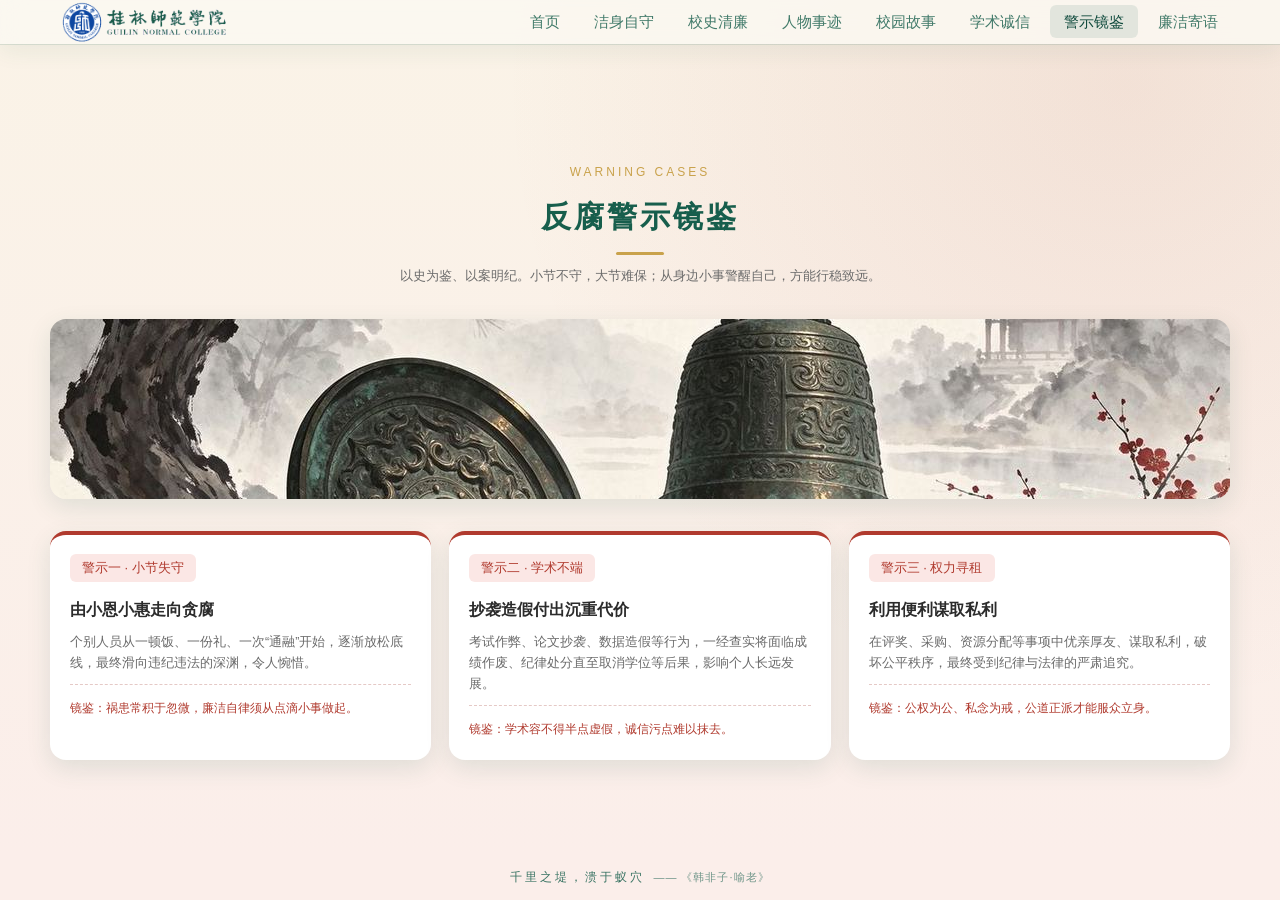
<file: type/warning.html>
<!DOCTYPE html>
<html lang="zh-CN">
<head>
    <meta charset="UTF-8">
    <meta name="viewport" content="width=device-width, initial-scale=1.0">
    <meta name="theme-color" content="#175e4c">
    <title>警示镜鉴 </title>
    <meta property="og:type" content="website">
    <meta property="og:title" content="反腐警示镜鉴 · 心沐清风 青春净芯">
    <meta property="og:description" content="">
    <meta property="og:image" content="images/hero-bg.jpg">
    <link rel="icon" type="image/png" href="images/logo.png">
    <link rel="stylesheet" href="style.css">
    <link rel="stylesheet" href="pages.css">
</head>
<body class="page p-warning">

    <header class="navbar" id="navbar" data-theme="light">
        <div class="container nav-inner">
            <a href="index.html" class="brand">
                <img src="images/logo.png" alt=" " class="brand-logo logo-on-dark">
                <img src="images/logo-dark.png" alt="" aria-hidden="true" class="brand-logo logo-on-light">
            </a>
            <nav>
                <ul class="nav-menu" id="navMenu">
                    <li><a href="index.html">首页</a></li>
                    <li><a href="intro.html">洁身自守</a></li>
                    <li><a href="history.html">校史清廉</a></li>
                    <li><a href="people.html">人物事迹</a></li>
                    <li><a href="story.html">校园故事</a></li>
                    <li><a href="honesty.html">学术诚信</a></li>
                    <li><a href="warning.html" class="active">警示镜鉴</a></li>
                    <li><a href="wish.html">廉洁寄语</a></li>
                </ul>
            </nav>
            <button class="nav-toggle" id="navToggle" aria-label="打开菜单">
                <span></span><span></span><span></span>
            </button>
        </div>
    </header>
    <main class="page-main">
        <section class="warning" id="warning">
        <div class="container">
            <div class="section-head reveal">
                <span class="en">WARNING CASES</span>
                <h2>反腐警示镜鉴</h2>
                <div class="line"></div>
                <p>以史为鉴、以案明纪。小节不守，大节难保；从身边小事警醒自己，方能行稳致远。</p>
            </div>
            <div class="warning-banner reveal">
                <img src="images/warning.jpg" alt="古镜警钟 警钟长鸣">
            </div>
            <div class="warning-grid">
                <div class="warn-card reveal">
                    <span class="tag">警示一 · 小节失守</span>
                    <h3>由小恩小惠走向贪腐</h3>
                    <p>个别人员从一顿饭、一份礼、一次“通融”开始，逐渐放松底线，最终滑向违纪违法的深渊，令人惋惜。</p>
                    <div class="lesson">镜鉴：祸患常积于忽微，廉洁自律须从点滴小事做起。</div>
                </div>
                <div class="warn-card reveal">
                    <span class="tag">警示二 · 学术不端</span>
                    <h3>抄袭造假付出沉重代价</h3>
                    <p>考试作弊、论文抄袭、数据造假等行为，一经查实将面临成绩作废、纪律处分直至取消学位等后果，影响个人长远发展。</p>
                    <div class="lesson">镜鉴：学术容不得半点虚假，诚信污点难以抹去。</div>
                </div>
                <div class="warn-card reveal">
                    <span class="tag">警示三 · 权力寻租</span>
                    <h3>利用便利谋取私利</h3>
                    <p>在评奖、采购、资源分配等事项中优亲厚友、谋取私利，破坏公平秩序，最终受到纪律与法律的严肃追究。</p>
                    <div class="lesson">镜鉴：公权为公、私念为戒，公道正派才能服众立身。</div>
                </div>
            </div>
        </div>
    </section>
    </main>

    <footer class="page-foot">千里之堤，溃于蚁穴<em>—— 《韩非子·喻老》</em></footer>

    <script src="script.js"></script>
</body>
</html>
</file>
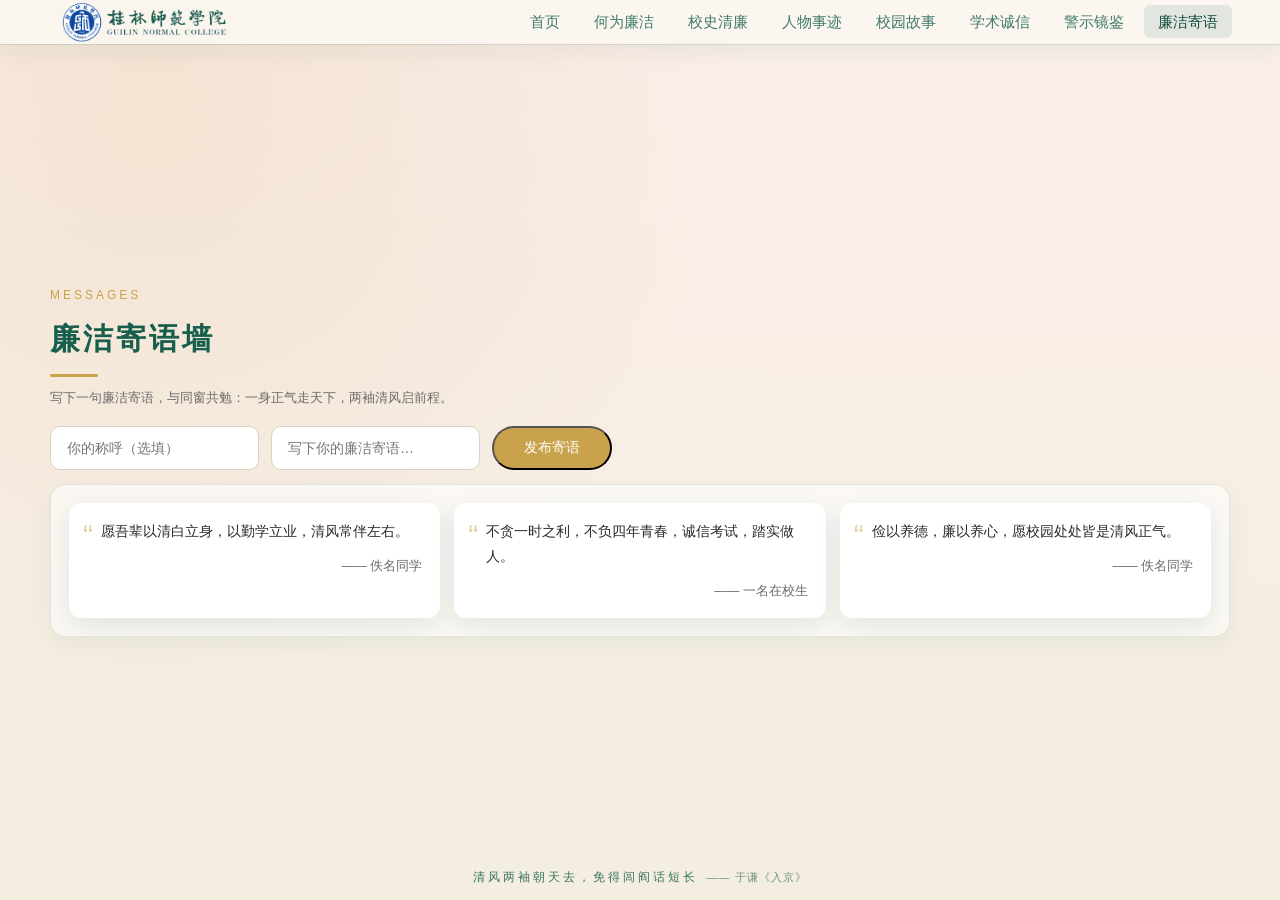
<file: type/wish.html>
<!DOCTYPE html>
<html lang="zh-CN">
<head>
    <meta charset="UTF-8">
    <meta name="viewport" content="width=device-width, initial-scale=1.0">
    <meta name="theme-color" content="#175e4c">
    <title>廉洁寄语</title>
    <meta property="og:type" content="website">
    <meta property="og:title" content="廉洁寄语墙 · 心沐清风 青春净芯">
    <meta property="og:description" content="">
    <meta property="og:image" content="images/hero-bg.jpg">
    <link rel="icon" type="image/png" href="images/logo.png">
    <link rel="stylesheet" href="style.css">
    <link rel="stylesheet" href="pages.css">
</head>
<body class="page p-wish">
   
    <header class="navbar" id="navbar" data-theme="light">
        <div class="container nav-inner">
            <a href="index.html" class="brand">
                <img src="images/logo.png" alt="" class="brand-logo logo-on-dark">
                <img src="images/logo-dark.png" alt="" aria-hidden="true" class="brand-logo logo-on-light">
            </a>
            <nav>
                <ul class="nav-menu" id="navMenu">
                    <li><a href="index.html">首页</a></li>
                    <li><a href="intro.html">何为廉洁</a></li>
                    <li><a href="history.html">校史清廉</a></li>
                    <li><a href="people.html">人物事迹</a></li>
                    <li><a href="story.html">校园故事</a></li>
                    <li><a href="honesty.html">学术诚信</a></li>
                    <li><a href="warning.html">警示镜鉴</a></li>
                    <li><a href="wish.html" class="active">廉洁寄语</a></li>
                </ul>
            </nav>
            <button class="nav-toggle" id="navToggle" aria-label="打开菜单">
                <span></span><span></span><span></span>
            </button>
        </div>
    </header>
    <main class="page-main">
        <section id="wish">
        <div class="container">
            <div class="section-head reveal">
                <span class="en">MESSAGES</span>
                <h2>廉洁寄语墙</h2>
                <div class="line"></div>
                <p>写下一句廉洁寄语，与同窗共勉：一身正气走天下，两袖清风启前程。</p>
            </div>
            <div id="wishApp">
                
                <form class="wish-form reveal" onsubmit="return false">
                    <input type="text" placeholder="你的称呼（选填）" maxlength="12">
                    <input type="text" placeholder="写下你的廉洁寄语…" maxlength="50">
                    <button type="submit" class="btn btn-primary">发布寄语</button>
                </form>
                <div class="wish-wall">
                    <div class="wish-item reveal">
                        <p>愿吾辈以清白立身，以勤学立业，清风常伴左右。</p>
                        <div class="who">—— 佚名同学</div>
                    </div>
                    <div class="wish-item reveal">
                        <p>不贪一时之利，不负四年青春，诚信考试，踏实做人。</p>
                        <div class="who">—— 一名在校生</div>
                    </div>
                    <div class="wish-item reveal">
                        <p>俭以养德，廉以养心，愿校园处处皆是清风正气。</p>
                        <div class="who">—— 佚名同学</div>
                    </div>
                </div>
            </div>
        </div>
    </section>
    </main>

    <footer class="page-foot">清风两袖朝天去，免得闾阎话短长<em>—— 于谦《入京》</em></footer>

    <script src="vendor/vue.global.prod.js"></script>
    <script src="script.js"></script>
    <script src="js/vue-app.js"></script>
</body>
</html>
</file>
<file: type/style.css>
/* ============ 基础重置 ============ */
* {
    margin: 0;
    padding: 0;
    box-sizing: border-box;
}
:root {
    --green-deep: #175e4c;
    --green: #2a8a70;
    --green-light: #e6f2ee;
    --red: #b03a2e;
    --gold: #c9a24b;
    --paper: #f8f4ea;
    --ink: #2b2b2b;
    --gray: #6b6b6b;
    --white: #ffffff;
    --shadow: 0 8px 24px rgba(23, 94, 76, 0.12);
}
html {
    scroll-behavior: smooth;
}
body {
    font-family: "Microsoft YaHei", "PingFang SC", "Hiragino Sans GB", sans-serif;
    color: var(--ink);
    background: var(--paper);
    line-height: 1.7;
}
img, svg {
    display: block;
    max-width: 100%;
}
a {
    text-decoration: none;
    color: inherit;
}
ul {
    list-style: none;
}
.container {
    width: min(1140px, 92%);
    margin: 0 auto;
}

/* ============ 顶部阅读进度条 ============ */
.progress-bar {
    position: fixed;
    top: 0;
    left: 0;
    height: 3px;
    width: 0;
    background: linear-gradient(90deg, var(--gold), #e8c878);
    z-index: 200;
    transition: width 0.1s linear;
}

/* ============ 顶部导航 ============ */
.navbar {
    position: fixed;
    top: 0;
    left: 0;
    right: 0;
    z-index: 100;
    background: rgba(23, 94, 76, 0.9);
    backdrop-filter: blur(10px);
    -webkit-backdrop-filter: blur(10px);
    transition: background 0.3s ease, box-shadow 0.3s ease;
}
.navbar.scrolled {
    background: rgba(15, 74, 60, 0.97);
    box-shadow: 0 4px 16px rgba(0, 0, 0, 0.18);
}
.nav-inner {
    display: flex;
    align-items: center;
    justify-content: space-between;
    height: 64px;
    gap: 12px;
}
.brand {
    display: flex;
    align-items: center;
}
.brand-logo {
    height: 44px;
    width: auto;
    background: transparent;
    border-radius: 0;
    padding: 0;
    box-shadow: none;
}

.nav-menu {
    display: flex;
    gap: 6px;
}
.nav-menu a {
    color: rgba(255, 255, 255, 0.88);
    padding: 8px 14px;
    border-radius: 6px;
    font-size: 15px;
    transition: color 0.25s, background 0.25s;
}
.nav-menu a:hover,
.nav-menu a.active {
    color: #fff;
    background: rgba(255, 255, 255, 0.14);
}
.nav-toggle {
    display: none;
    background: none;
    border: none;
    cursor: pointer;
    flex-direction: column;
    gap: 5px;
}
.nav-toggle span {
    width: 24px;
    height: 2px;
    background: #fff;
}

/* ============ 首屏 Banner ============ */
.hero {
    min-height: 100vh;
    display: flex;
    align-items: center;
    justify-content: center;
    text-align: center;
    position: relative;
    overflow: hidden;
    background: linear-gradient(135deg, #175e4c 0%, #2a8a70 55%, #3aa586 100%);
    color: var(--white);
    padding: 100px 0 60px;
}
.hero-bg {
    position: absolute;
    inset: 0;
    background: url("images/hero-bg.jpg") center / cover no-repeat;
    animation: kenburns 18s ease-in-out infinite alternate;
}
.hero::before {
    content: "";
    position: absolute;
    inset: 0;
    z-index: 1;
    background-image:
        radial-gradient(circle at 15% 25%, rgba(201, 162, 75, 0.18), transparent 35%),
        radial-gradient(circle at 85% 70%, rgba(255, 255, 255, 0.1), transparent 30%);
}
.hero::after {
    content: "";
    position: absolute;
    inset: 0;
    z-index: 1;
    background: linear-gradient(135deg, rgba(23, 94, 76, 0.86), rgba(42, 138, 112, 0.76), rgba(23, 94, 76, 0.9));
}
@keyframes kenburns {
    from { transform: scale(1); }
    to   { transform: scale(1.1); }
}
/* 飘落花瓣/竹叶动画 */
.petal {
    position: absolute;
    top: -40px;
    width: 14px;
    height: 14px;
    background: rgba(201, 162, 75, 0.55);
    border-radius: 50% 0 50% 50%;
    animation: fall linear infinite;
    z-index: 2;
}
@keyframes fall {
    0%   { transform: translateY(-40px) rotate(0deg); opacity: 0; }
    10%  { opacity: 0.9; }
    100% { transform: translateY(110vh) rotate(360deg); opacity: 0; }
}
.hero-content {
    position: relative;
    z-index: 2;
    max-width: 820px;
}
.hero .badge {
    display: inline-block;
    border: 1px solid rgba(255, 255, 255, 0.5);
    border-radius: 30px;
    padding: 6px 20px;
    font-size: 15px;
    letter-spacing: 4px;
    margin-bottom: 28px;
}
.hero h1 {
    font-size: clamp(34px, 5vw, 54px);
    letter-spacing: 6px;
    margin-bottom: 22px;
    text-shadow: 0 4px 18px rgba(0, 0, 0, 0.25);
    animation: rise 1s ease both;
}
.hero p.sub {
    font-size: clamp(16px, 2.2vw, 20px);
    letter-spacing: 3px;
    opacity: 0.92;
    margin-bottom: 38px;
    animation: rise 1s ease 0.25s both;
}
.hero-btns {
    display: flex;
    gap: 18px;
    justify-content: center;
    flex-wrap: wrap;
    animation: rise 1s ease 0.5s both;
}
.btn {
    display: inline-block;
    padding: 12px 30px;
    border-radius: 30px;
    font-size: 16px;
    position: relative;
    overflow: hidden;
    transition: transform 0.25s, box-shadow 0.25s, background 0.25s;
}
.btn-primary {
    background: var(--gold);
    color: #fff;
}
.btn-primary:hover {
    transform: translateY(-3px);
    box-shadow: 0 10px 22px rgba(201, 162, 75, 0.4);
}
.btn-ghost {
    border: 1px solid rgba(255, 255, 255, 0.7);
    color: #fff;
}
.btn-ghost:hover {
    background: rgba(255, 255, 255, 0.15);
    transform: translateY(-3px);
}
@keyframes rise {
    from { opacity: 0; transform: translateY(28px); }
    to   { opacity: 1; transform: translateY(0); }
}
.scroll-hint {
    position: absolute;
    bottom: 26px;
    left: 50%;
    transform: translateX(-50%);
    width: 26px;
    height: 42px;
    border: 2px solid rgba(255, 255, 255, 0.6);
    border-radius: 14px;
    z-index: 2;
}
.scroll-hint::after {
    content: "";
    position: absolute;
    top: 8px;
    left: 50%;
    width: 5px;
    height: 9px;
    margin-left: -2.5px;
    background: #fff;
    border-radius: 3px;
    animation: hint 1.6s infinite;
}
@keyframes hint {
    0% { opacity: 1; transform: translateY(0); }
    100% { opacity: 0; transform: translateY(14px); }
}

/* ============ 通用板块 ============ */
section {
    padding: 80px 0;
}
.section-head {
    text-align: center;
    margin-bottom: 50px;
}
.section-head .en {
    color: var(--gold);
    letter-spacing: 4px;
    font-size: 14px;
    text-transform: uppercase;
}
.section-head h2 {
    font-size: clamp(26px, 3.5vw, 34px);
    color: var(--green-deep);
    margin: 10px 0 14px;
    letter-spacing: 3px;
}
.section-head .line {
    width: 60px;
    height: 3px;
    background: var(--gold);
    margin: 0 auto;
    border-radius: 2px;
}
.section-head p {
    color: var(--gray);
    margin-top: 16px;
    max-width: 640px;
    margin-left: auto;
    margin-right: auto;
}

/* 滚动渐显 */
.reveal {
    opacity: 0;
    transform: translateY(36px);
    transition: opacity 0.7s ease, transform 0.7s ease;
}
.reveal.visible {
    opacity: 1;
    transform: translateY(0);
}

/* 通用横幅配图 */
.story-banner,
.honesty-banner,
.warning-banner {
    margin-bottom: 34px;
    border-radius: 18px;
    overflow: hidden;
    box-shadow: var(--shadow);
}
.story-banner img,
.honesty-banner img,
.warning-banner img {
    width: 100%;
    height: 340px;
    object-fit: cover;
    transition: transform 0.6s ease;
}
.story-banner:hover img,
.honesty-banner:hover img,
.warning-banner:hover img {
    transform: scale(1.05);
}

/* ============ 引言板块 ============ */
.intro {
    background: var(--white);
}
.intro-split {
    display: grid;
    grid-template-columns: 1.2fr 1fr;
    gap: 44px;
    align-items: center;
    margin-bottom: 44px;
}
.intro-text {
    text-align: left;
}
.intro-text .line {
    margin-left: 0;
}
.intro-text p {
    margin-left: 0;
    margin-right: 0;
}
.intro-img {
    position: relative;
}
.intro-img img {
    border-radius: 18px;
    box-shadow: var(--shadow);
    aspect-ratio: 1 / 1;
    object-fit: cover;
    position: relative;
    z-index: 1;
}
.intro-grid {
    display: grid;
    grid-template-columns: repeat(4, 1fr);
    gap: 24px;
}
.stat-card {
    text-align: center;
    padding: 30px 16px;
    background: var(--green-light);
    border-radius: 14px;
    transition: transform 0.3s, box-shadow 0.3s;
}
.stat-card:hover {
    transform: translateY(-6px);
    box-shadow: var(--shadow);
}
.stat-card .num {
    font-size: 38px;
    font-weight: 700;
    color: var(--green-deep);
}
.stat-card .label {
    color: var(--gray);
    margin-top: 6px;
}
.intro-quote {
    margin-top: 20px;
    font-size: 19px;
    color: var(--green-deep);
    letter-spacing: 2px;
}
.intro-quote span {
    color: var(--gold);
    font-weight: 700;
}

/* ============ 人物事迹 ============ */
.people-grid {
    display: grid;
    grid-template-columns: repeat(4, 1fr);
    gap: 26px;
}
.people-card {
    background: var(--white);
    border-radius: 16px;
    overflow: hidden;
    box-shadow: var(--shadow);
    transition: transform 0.3s, box-shadow 0.3s;
}
.people-card:hover {
    transform: translateY(-8px);
    box-shadow: 0 16px 34px rgba(23, 94, 76, 0.2);
}
.people-card .avatar {
    height: 150px;
    display: flex;
    align-items: center;
    justify-content: center;
    background: linear-gradient(135deg, var(--green), #46a98c);
    overflow: hidden;
}
.people-card:nth-child(even) .avatar {
    background: linear-gradient(135deg, #8a6d3b, var(--gold));
}
.people-card .avatar svg {
    width: 72px;
    height: 72px;
    fill: rgba(255, 255, 255, 0.9);
    transition: transform 0.4s ease;
}
.people-card:hover .avatar svg {
    transform: scale(1.15) rotate(6deg);
}
.people-card .body {
    padding: 22px;
}
.people-card h3 {
    font-size: 20px;
    color: var(--green-deep);
    margin-bottom: 4px;
}
.people-card .era {
    color: var(--gold);
    font-size: 13px;
    margin-bottom: 12px;
}
.people-card p {
    color: var(--gray);
    font-size: 14.5px;
}

/* ============ 校园故事 ============ */
.story {
    background: var(--white);
}
.story-grid {
    display: grid;
    grid-template-columns: repeat(2, 1fr);
    gap: 26px;
}
.story-card {
    display: flex;
    gap: 20px;
    padding: 26px;
    background: var(--paper);
    border-left: 4px solid var(--green);
    border-radius: 12px;
    transition: transform 0.3s, background 0.3s;
}
.story-card:hover {
    transform: translateX(6px);
    background: var(--green-light);
}
.story-card .icon {
    flex-shrink: 0;
    width: 54px;
    height: 54px;
    border-radius: 12px;
    background: var(--green-deep);
    display: flex;
    align-items: center;
    justify-content: center;
    transition: transform 0.5s ease;
}
.story-card:hover .icon {
    transform: rotateY(360deg);
}
.story-card .icon svg {
    width: 28px;
    height: 28px;
    fill: #fff;
}
.story-card h3 {
    font-size: 18px;
    color: var(--green-deep);
    margin-bottom: 8px;
}
.story-card p {
    color: var(--gray);
    font-size: 14.5px;
}

/* ============ 学术诚信 ============ */
.honesty-wrap {
    display: grid;
    grid-template-columns: 1.1fr 1fr;
    gap: 36px;
    align-items: center;
}
.honesty-list li {
    display: flex;
    gap: 14px;
    padding: 16px 0;
    border-bottom: 1px dashed #ddd;
}
.honesty-list li:last-child {
    border-bottom: none;
}
.honesty-list .check {
    flex-shrink: 0;
    width: 24px;
    height: 24px;
    border-radius: 50%;
    background: var(--green-light);
    color: var(--green-deep);
    display: flex;
    align-items: center;
    justify-content: center;
    font-weight: 700;
    font-size: 14px;
}
.honesty-list h4 {
    color: var(--green-deep);
    margin-bottom: 4px;
}
.honesty-list p {
    color: var(--gray);
    font-size: 14.5px;
}
.promise-box {
    background: linear-gradient(160deg, var(--green-deep), var(--green));
    color: #fff;
    border-radius: 18px;
    padding: 36px 30px;
    text-align: center;
    box-shadow: var(--shadow);
}
.promise-box h3 {
    font-size: 22px;
    letter-spacing: 2px;
    margin-bottom: 16px;
}
.promise-box p {
    opacity: 0.92;
    font-size: 15px;
    margin-bottom: 26px;
}
.promise-count {
    font-size: 40px;
    font-weight: 700;
    color: var(--gold);
}
.promise-btn {
    margin-top: 18px;
    background: var(--gold);
    color: #fff;
    border: none;
    cursor: pointer;
    border-radius: 30px;
    padding: 12px 34px;
    font-size: 16px;
    letter-spacing: 2px;
    position: relative;
    overflow: hidden;
    transition: transform 0.25s, box-shadow 0.25s;
}
.promise-btn:hover {
    transform: translateY(-3px);
    box-shadow: 0 10px 22px rgba(0, 0, 0, 0.25);
}

/* ============ 警示镜鉴 ============ */
.warning {
    background: #fbf3f2;
}
.warning-grid {
    display: grid;
    grid-template-columns: repeat(3, 1fr);
    gap: 26px;
}
.warn-card {
    background: var(--white);
    border-radius: 16px;
    padding: 30px 26px;
    border-top: 4px solid var(--red);
    box-shadow: var(--shadow);
    transition: transform 0.3s, box-shadow 0.3s;
}
.warn-card:hover {
    transform: translateY(-6px);
    box-shadow: 0 14px 30px rgba(176, 58, 46, 0.15);
}
.warn-card .tag {
    display: inline-block;
    color: var(--red);
    background: #fbe7e5;
    border-radius: 6px;
    padding: 3px 12px;
    font-size: 13px;
    margin-bottom: 14px;
}
.warn-card h3 {
    color: var(--ink);
    margin-bottom: 10px;
    font-size: 18px;
}
.warn-card p {
    color: var(--gray);
    font-size: 14.5px;
}
.warn-card .lesson {
    margin-top: 14px;
    padding-top: 14px;
    border-top: 1px dashed #e5c9c6;
    color: var(--red);
    font-size: 14px;
}

/* ============ 寄语墙 ============ */
.wish-form {
    max-width: 640px;
    margin: 0 auto 40px;
    display: flex;
    gap: 14px;
    flex-wrap: wrap;
    justify-content: center;
}
.wish-form input {
    flex: 1 1 160px;
    padding: 12px 16px;
    border: 1px solid #d8d2c2;
    border-radius: 10px;
    font-size: 15px;
    background: #fff;
    outline: none;
    transition: border-color 0.25s;
}
.wish-form input:focus {
    border-color: var(--green);
}
.wish-wall {
    display: grid;
    grid-template-columns: repeat(3, 1fr);
    gap: 20px;
}
.wish-item {
    background: var(--white);
    border-radius: 12px;
    padding: 20px;
    box-shadow: var(--shadow);
    position: relative;
    animation: slideIn 0.5s ease;
}
@keyframes slideIn {
    from { opacity: 0; transform: translateY(20px); }
    to   { opacity: 1; transform: translateY(0); }
}
.wish-item::before {
    content: "“";
    position: absolute;
    top: 6px;
    left: 14px;
    font-size: 30px;
    color: var(--gold);
    opacity: 0.5;
}
.wish-item p {
    color: var(--ink);
    font-size: 15px;
    margin-bottom: 12px;
    padding-left: 14px;
}
.wish-item .who {
    text-align: right;
    color: var(--gray);
    font-size: 13px;
}

/* ============ 页脚 ============ */
footer {
    background: var(--green-deep);
    color: rgba(255, 255, 255, 0.85);
    text-align: center;
    padding: 32px 0 30px;
}
footer .foot-title {
    font-size: 18px;
    letter-spacing: 3px;
    margin-bottom: 0;
    color: #fff;
}
footer p {
    font-size: 13px;
    opacity: 0.75;
}

/* ============ 回到顶部 ============ */
.back-top {
    position: fixed;
    right: 26px;
    bottom: 30px;
    width: 46px;
    height: 46px;
    border-radius: 50%;
    background: var(--green-deep);
    color: #fff;
    border: none;
    cursor: pointer;
    font-size: 20px;
    display: flex;
    align-items: center;
    justify-content: center;
    opacity: 0;
    visibility: hidden;
    transition: opacity 0.3s, transform 0.3s;
    z-index: 90;
}
.back-top.show {
    opacity: 1;
    visibility: visible;
}
.back-top:hover {
    transform: translateY(-4px);
}

.ripple {
    position: absolute;
    border-radius: 50%;
    background: rgba(255, 255, 255, 0.45);
    transform: scale(0);
    animation: ripple 0.6s ease-out;
    pointer-events: none;
}
@keyframes ripple {
    to { transform: scale(4); opacity: 0; }
}

/* ============ 响应式 ============ */
@media (max-width: 992px) {
    .intro-split { grid-template-columns: 1fr; gap: 28px; }
    .intro-img { max-width: 420px; margin: 0 auto; }
    .intro-grid { grid-template-columns: repeat(2, 1fr); }
    .people-grid { grid-template-columns: repeat(2, 1fr); }
    .warning-grid { grid-template-columns: repeat(1, 1fr); }
    .honesty-wrap { grid-template-columns: 1fr; }
    .wish-wall { grid-template-columns: repeat(2, 1fr); }
    .story-banner img,
    .honesty-banner img,
    .warning-banner img { height: 260px; }
}
@media (max-width: 640px) {
    .nav-menu {
        position: absolute;
        top: 64px;
        left: 0;
        right: 0;
        background: var(--green-deep);
        flex-direction: column;
        padding: 12px;
        display: none;
    }
    .nav-menu.open { display: flex; }
    .nav-toggle { display: flex; }
    .brand-logo { height: 34px; padding: 3px 8px; }
    .story-grid { grid-template-columns: 1fr; }
    .wish-wall { grid-template-columns: 1fr; }
    .people-grid { grid-template-columns: 1fr; }
    section { padding: 56px 0; }
    .story-banner img,
    .honesty-banner img,
    .warning-banner img { height: 200px; }
}

/* =========================================================
   以下为 2026-11 内容增补（桂师校史时间轴 / 廉洁小测 /
   Vue 交互模块 / 页脚信息），不改动上方既有规则。
   ========================================================= */

/* ---------- 数据概览：支持 5 张卡片自适应排列 ---------- */
.intro-grid {
    grid-template-columns: repeat(auto-fit, minmax(168px, 1fr));
}

/* ---------- 桂师校史 · 清廉根脉（时间轴） ---------- */
.history {
    background: linear-gradient(180deg, #e9f2ee 0%, var(--paper) 100%);
}
.timeline {
    position: relative;
    max-width: 960px;
    margin: 0 auto;
}
.timeline::before {
    content: "";
    position: absolute;
    top: 8px;
    bottom: 8px;
    left: 50%;
    width: 2px;
    margin-left: -1px;
    background: linear-gradient(180deg, var(--gold), var(--green) 45%, var(--green-deep));
    opacity: 0.5;
}
.tl-item {
    position: relative;
    width: 50%;
    padding: 0 48px 42px 0;
}
.tl-item:nth-child(even) {
    margin-left: 50%;
    padding: 0 0 42px 48px;
}
.tl-dot {
    position: absolute;
    top: 26px;
    right: -8px;
    width: 16px;
    height: 16px;
    border-radius: 50%;
    background: #fff;
    border: 3px solid var(--gold);
    box-shadow: 0 0 0 4px rgba(23, 94, 76, 0.12);
}
.tl-item:nth-child(even) .tl-dot {
    right: auto;
    left: -8px;
}
.tl-card {
    background: var(--white);
    border-radius: 14px;
    padding: 24px 26px;
    box-shadow: var(--shadow);
    transition: transform 0.3s, box-shadow 0.3s;
}
.tl-card:hover {
    transform: translateY(-4px);
    box-shadow: 0 14px 30px rgba(23, 94, 76, 0.18);
}
.tl-card .yr {
    font-size: 20px;
    font-weight: 700;
    color: var(--gold);
    letter-spacing: 1px;
}
.tl-card h3 {
    color: var(--green-deep);
    font-size: 18px;
    margin: 6px 0 10px;
}
.tl-card p {
    color: var(--gray);
    font-size: 14.5px;
}

/* ---------- Vue 交互模块的补充样式 ---------- */
.promise-note {
    margin-top: 14px;
    font-size: 13px;
    opacity: 0.82;
    letter-spacing: 0;
}
.wish-tip {
    text-align: center;
    color: var(--green-deep);
    font-size: 14px;
    margin: -20px 0 24px;
}


/* ---------- 响应式补充 ---------- */
@media (max-width: 1000px) {
    .nav-menu a {
        padding: 8px 10px;
        font-size: 14px;
    }
}
@media (max-width: 860px) {
    .timeline::before {
        left: 9px;
    }
    .tl-item {
        width: 100%;
        padding: 0 0 30px 34px;
    }
    .tl-item:nth-child(even) {
        margin-left: 0;
        padding: 0 0 30px 34px;
    }
    .tl-dot,
    .tl-item:nth-child(even) .tl-dot {
        left: 1px;
        right: auto;
        top: 24px;
    }
}

/* ---------- 导航折叠断点（新增 2 个板块后，640px 才折叠会
   在中窄屏把菜单挤成竖排，故提前到 940px 折叠为汉堡菜单） ---------- */
.nav-menu a {
    white-space: nowrap;
}
@media (max-width: 940px) {
    .nav-menu {
        position: absolute;
        top: 64px;
        left: 0;
        right: 0;
        flex-direction: column;
        padding: 12px;
        background: var(--green-deep);
        display: none;
    }
    .nav-menu.open {
        display: flex;
    }
    .nav-toggle {
        display: flex;
    }
}
/* ---------- 人物卡：姓名印章（替换统一的灰色人形图标） ---------- */
.people-card .avatar,
.people-card:nth-child(even) .avatar {
    background: linear-gradient(135deg, #f5f0e3, #ecdfc9);
}

/* ---------- 首屏第三个按钮（作品说明）用原生 button ---------- */
button.btn {
    font-family: inherit;
    cursor: pointer;
}


/* ---------- 页脚“关于本作品”入口 ---------- */

/* ---------- 未启用 JavaScript 时的提示 ---------- */
.noscript-tip {
    padding: 10px 16px;
    background: #fbe7e5;
    color: #8a2b21;
    font-size: 14px;
    text-align: center;
}

/* ---------- 小屏适配：弹层与印章 ---------- */
@media (max-width: 640px) {
}
/* button 作为 .btn-ghost 时会带 UA 默认浅灰底色，需显式透明 */
.btn-ghost { background: transparent; }

/* 人物卡使用史料图像：整幅铺满，右下角保留小印章 */
.people-card .avatar {
    height: 210px;
    display: block;
    position: relative;
    background: #efe8d8;
}
.people-card .avatar img {
    display: block;
    width: 100%;
    height: 100%;
    object-fit: cover;
    object-position: center 0%;
    filter: saturate(0.88) contrast(1.03);
    transition: transform 0.5s ease;
}
.people-card:hover .avatar img { transform: scale(1.04); }
.people-card .avatar::after {
    content: "";
    position: absolute;
    inset: 0;
    background: linear-gradient(180deg, rgba(23, 94, 76, 0.05) 0%, rgba(250, 246, 238, 0.35) 100%);
    pointer-events: none;
}
.people-src {
    margin-top: 18px;
    font-size: 13px;
    color: #9a9a92;
    text-align: center;
    letter-spacing: 0.02em;
}
/* 窄屏默认卡宽更大，图像区适当加高，避免人脸被横向裁切 */
@media (max-width: 640px) {
    .people-card .avatar { height: 260px; }
}
/* 宽屏下导航栏使用更宽的容器：logo 靠左、菜单靠右 */
@media (min-width: 1200px) {
    .nav-inner {
        width: min(1680px, calc(100% - 96px));
    }
}
/* ---------- 校史时间轴收缩：更紧凑的排版 ---------- */
.history {
    padding: 52px 0;
}
.history .section-head {
    margin-bottom: 28px;
}
.history .section-head p {
    max-width: 720px;
    margin-top: 10px;
    font-size: 14px;
    line-height: 1.7;
}
.timeline {
    max-width: 1080px;
}
.tl-card {
    padding: 16px 20px;
    border-radius: 12px;
}
.tl-card .yr {
    font-size: 16px;
    letter-spacing: 0.5px;
}
.tl-card h3 {
    font-size: 15px;
    margin: 2px 0 5px;
}
.tl-card p {
    font-size: 13px;
    line-height: 1.62;
}
.tl-dot {
    top: 18px;
    width: 12px;
    height: 12px;
    border-width: 2px;
}
@media (min-width: 861px) {
    .tl-item {
        padding: 0 44px 18px 0;
    }
    .tl-item:nth-child(even) {
        padding: 0 0 18px 44px;
    }
}
/* ---------- 板块背景：连续过渡 + 淡淡光晕，避免大面积平涂 ---------- */
.intro {
    background: linear-gradient(180deg, #fffefc 0%, #f1f7f2 100%);
}
.history {
    background: linear-gradient(180deg, #f1f7f2 0%, #dcebe3 44%, #f8f4e9 100%);
}
#people {
    background:
        radial-gradient(circle at 92% 6%, rgba(201, 162, 75, 0.14), transparent 44%),
        radial-gradient(circle at 4% 94%, rgba(23, 94, 76, 0.08), transparent 46%),
        linear-gradient(180deg, #f8f4e9 0%, #fbfaf4 100%);
}
.story {
    background:
        radial-gradient(circle at 6% 6%, rgba(23, 94, 76, 0.09), transparent 44%),
        linear-gradient(180deg, #fbfaf4 0%, #f0f6f2 100%);
}
#honesty {
    background:
        radial-gradient(circle at 94% 12%, rgba(23, 94, 76, 0.10), transparent 46%),
        radial-gradient(circle at 6% 96%, rgba(201, 162, 75, 0.12), transparent 46%),
        linear-gradient(180deg, #f0f6f2 0%, #d9e8df 48%, #faf3e7 100%);
}
.warning {
    background:
        radial-gradient(circle at 88% 10%, rgba(166, 51, 44, 0.09), transparent 46%),
        linear-gradient(180deg, #faf3e7 0%, #fbeeea 100%);
}
#wish {
    background:
        radial-gradient(circle at 12% 10%, rgba(201, 162, 75, 0.14), transparent 44%),
        linear-gradient(180deg, #fbeeea 0%, #f4eee0 100%);
}

/* ---------- 导航栏配色随所在板块自适应 ---------- */
.navbar {
    transition: background 0.35s ease, box-shadow 0.35s ease, color 0.35s ease;
}
.navbar[data-theme="light"] {
    background: rgba(251, 249, 242, 0.86);
    -webkit-backdrop-filter: blur(12px) saturate(1.1);
    backdrop-filter: blur(12px) saturate(1.1);
    color: var(--green-deep);
    box-shadow: 0 1px 0 rgba(23, 94, 76, 0.12), 0 8px 22px rgba(23, 94, 76, 0.07);
}
.navbar[data-theme="light"] .nav-menu a {
    color: rgba(23, 94, 76, 0.82);
}
.navbar[data-theme="light"] .nav-menu a:hover,
.navbar[data-theme="light"] .nav-menu a.active {
    color: #0f4a3c;
    background: rgba(23, 94, 76, 0.10);
}
.navbar[data-theme="light"] .nav-toggle span {
    background: var(--green-deep);
}
.navbar[data-theme="light"] .logo-on-dark {
    display: none;
}
.navbar[data-theme="dark"] .logo-on-light {
    display: none;
}

/* ---------- 承诺墙链接入口 ---------- */
.promise-link {
    display: inline-block;
    text-decoration: none;
    font-family: inherit;
}
.promise-btn.is-done,
.promise-link.is-done {
    background: #8fae9f;
    cursor: pointer;
}

/* ---------- 承诺墙锚点：跳转时避开固定导航 ---------- */
#promise {
    scroll-margin-top: 92px;
}
</file>
<file: type/pages.css>
body.page {
    height: 100vh;
    overflow: hidden;
    display: flex;
    flex-direction: column;
}

body.page .page-main {
    flex: 1 1 auto;
    min-height: 0;
    display: flex;
    flex-direction: column;
}

body.page .page-main > section {
    flex: 1 1 auto;
    min-height: 0;
    display: flex;
    align-items: center;
    padding: 88px 0 24px;
}

body.page .page-main > section > .container {
    width: min(1180px, 94%);
    margin: 0 auto;
    height: 100%;
    max-height: 100%;
    display: flex;
    flex-direction: column;
    justify-content: center;
    gap: 16px;
}


body.page .page-foot {
    flex: 0 0 auto;
    padding: 13px 0;
    text-align: center;
    background: var(--green-deep);
    color: rgba(255, 255, 255, 0.82);
    font-size: 12px;
    letter-spacing: 3px;
}


body.page .section-head {
    margin-bottom: 16px;
}

body.page .section-head .en {
    font-size: 12px;
    letter-spacing: 3px;
}

body.page .section-head h2 {
    font-size: clamp(24px, 2.4vw, 30px);
    margin: 6px 0 10px;
}

body.page .section-head .line {
    width: 48px;
    margin-bottom: 10px;
}

body.page .section-head p {
    font-size: 13px;
    line-height: 1.75;
    max-width: 860px;
    margin: 0 auto;
}


body.p-home .page-main > section.hero {
    flex: 0 0 54%;
    padding: 0;
    min-height: 0;
}

body.p-home .hero h1 {
    font-size: clamp(34px, 5.2vh, 56px);
    letter-spacing: 8px;
}

body.p-home .hero .sub {
    font-size: clamp(14px, 2vh, 17px);
    margin: 14px 0 24px;
}

body.p-home .hero .btn {
    padding: 11px 30px;
    font-size: 14px;
}

body.p-home .hero .badge {
    font-size: 12px;
    padding: 6px 20px;
}

body.p-home .page-main > section.intro {
    flex: 1 1 auto;
    padding: 24px 0 16px;
    min-height: 0;
}

body.p-home .intro-split {
    grid-template-columns: 1.5fr 0.5fr;
    gap: 26px;
    margin-bottom: 14px;
    align-items: center;
}

body.p-home .intro-text h2 {
    font-size: 22px;
    margin: 4px 0 8px;
}

body.p-home .intro-text .en {
    font-size: 11px;
}

body.p-home .intro-text p {
    font-size: 12.8px;
    line-height: 1.72;
    margin: 0 0 6px;
}

body.p-home .intro-quote {
    font-size: 13.5px;
    margin-top: 8px;
    letter-spacing: 1px;
}

body.p-home .intro-img img {
    aspect-ratio: auto;
    height: clamp(76px, 13vh, 132px);
    width: 100%;
    object-fit: cover;
    border-radius: 12px;
    box-shadow: 0 10px 26px rgba(23, 94, 76, 0.14);
}

body.p-home .intro-grid {
    grid-template-columns: repeat(5, 1fr);
    gap: 12px;
}

body.p-home .stat-card {
    padding: 10px 8px;
    border-radius: 10px;
    box-shadow: none;
}

body.p-home .stat-card .num {
    font-size: clamp(20px, 3.2vh, 30px);
    line-height: 1.2;
}

body.p-home .stat-card .label {
    font-size: 11.5px;
    line-height: 1.4;
    margin-top: 2px;
}

body.p-history .section-head p {
    max-width: 900px;
}

body.p-history .timeline {
    display: grid;
    grid-template-columns: repeat(6, 1fr);
    gap: 14px;
    width: 100%;
    max-width: none;
    margin: 0;
    padding: 34px 0 0;
    position: relative;
}

body.p-history .timeline::before {
    content: "";
    position: absolute;
    top: 6px;
    left: 2%;
    right: 2%;
    bottom: auto;
    width: auto;
    height: 2px;
    margin: 0;
    background: linear-gradient(90deg, rgba(201, 162, 75, 0.7), rgba(42, 138, 112, 0.7), rgba(23, 94, 76, 0.7));
    opacity: 0.7;
}

body.p-history .tl-item,
body.p-history .tl-item:nth-child(even) {
    width: auto;
    margin-left: 0;
    padding: 0;
    position: relative;
}

body.p-history .tl-dot,
body.p-history .tl-item:nth-child(even) .tl-dot {
    position: absolute;
    top: -34px;
    left: 50%;
    right: auto;
    transform: translateX(-50%);
    width: 12px;
    height: 12px;
    border-width: 2px;
    box-shadow: 0 0 0 3px rgba(23, 94, 76, 0.1);
}

body.p-history .tl-card {
    height: 100%;
    padding: 14px 15px 16px;
    border-radius: 12px;
}

body.p-history .tl-card .yr {
    font-size: 15px;
}

body.p-history .tl-card h3 {
    font-size: 14px;
    margin: 4px 0 8px;
    line-height: 1.45;
}

body.p-history .tl-card p {
    font-size: 12.5px;
    line-height: 1.66;
    margin: 0;
}


body.p-people .people-grid {
    gap: 18px;
}

body.p-people .people-card .avatar img {
    height: clamp(150px, 26vh, 240px);
    object-fit: cover;
    object-position: center 0%;
}

body.p-people .people-card .body {
    padding: 14px 16px 16px;
}

body.p-people .people-card h3 {
    font-size: 18px;
    margin-bottom: 4px;
}

body.p-people .people-card .era {
    font-size: 12px;
    margin-bottom: 8px;
}

body.p-people .people-card p {
    font-size: 12.5px;
    line-height: 1.7;
    margin: 0;
}

body.p-people .people-src {
    font-size: 11.5px;
    margin-top: 12px;
}


body.p-story .story-banner {
    height: clamp(130px, 22vh, 230px);
    overflow: hidden;
    border-radius: 16px;
    margin-bottom: 16px;
}

body.p-story .story-banner img {
    width: 100%;
    height: 100%;
    object-fit: cover;
}

body.p-story .story-grid {
    grid-template-columns: repeat(4, 1fr);
    gap: 16px;
}

body.p-story .story-card {
    flex-direction: column;
    gap: 10px;
    padding: 18px 18px 20px;
}

body.p-story .story-card .icon {
    flex: 0 0 auto;
}

body.p-story .story-card h3 {
    font-size: 15px;
    margin-bottom: 6px;
}

body.p-story .story-card p {
    font-size: 12.5px;
    line-height: 1.7;
    margin: 0;
}


body.p-honesty .honesty-wrap {
    display: grid;
    grid-template-columns: 1.28fr 0.72fr;
    gap: 26px;
    align-items: stretch;
    height: 100%;
}

body.p-honesty .honesty-list li {
    padding: 12px 0;
    gap: 12px;
}

body.p-honesty .honesty-list h4 {
    font-size: 15px;
    margin-bottom: 3px;
}

body.p-honesty .honesty-list p {
    font-size: 12.5px;
    line-height: 1.7;
    margin: 0;
}

body.p-honesty .honesty-list .check {
    width: 26px;
    height: 26px;
    font-size: 13px;
}

body.p-honesty .honesty-right {
    display: flex;
    flex-direction: column;
    gap: 14px;
    min-height: 0;
}

body.p-honesty .honesty-banner {
    height: clamp(100px, 17vh, 160px);
    overflow: hidden;
    border-radius: 14px;
    flex: 0 0 auto;
}

body.p-honesty .honesty-banner img {
    width: 100%;
    height: 100%;
    object-fit: cover;
}

body.p-honesty .promise-box {
    flex: 1 1 auto;
    min-height: 0;
    padding: 18px 22px;
    border-radius: 16px;
    display: flex;
    flex-direction: column;
    align-items: center;
    justify-content: center;
}

body.p-honesty .promise-box h3 {
    font-size: 18px;
    margin-bottom: 6px;
}

body.p-honesty .promise-box > p {
    font-size: 12.5px;
    line-height: 1.7;
    margin: 0;
}

body.p-honesty .promise-count {
    font-size: clamp(32px, 6vh, 54px);
    line-height: 1.1;
    margin: 8px 0 0;
}

body.p-honesty .promise-box > div {
    font-size: 12.5px;
}

body.p-honesty .promise-btn {
    margin-top: 12px;
    padding: 10px 26px;
    font-size: 14px;
}


body.p-warning .warning-banner {
    height: clamp(120px, 20vh, 210px);
    overflow: hidden;
    border-radius: 16px;
    margin-bottom: 16px;
}

body.p-warning .warning-banner img {
    width: 100%;
    height: 100%;
    object-fit: cover;
}

body.p-warning .warning-grid {
    gap: 18px;
}

body.p-warning .warn-card {
    padding: 18px 20px 20px;
}

body.p-warning .warn-card h3 {
    font-size: 16px;
    margin-bottom: 8px;
}

body.p-warning .warn-card p {
    font-size: 12.5px;
    line-height: 1.7;
}

body.p-warning .warn-card .lesson {
    font-size: 12px;
    line-height: 1.65;
    margin-top: 10px;
}


body.p-wish .wish-form {
    margin: 0 auto 14px;
    max-width: 760px;
    flex: 0 0 auto;
}

body.p-wish .wish-form input {
    padding: 10px 14px;
    font-size: 14px;
}

body.p-wish .wish-wall {
    flex: 1 1 auto;
    min-height: 0;
    overflow-y: auto;
    padding-right: 8px;
    gap: 14px;
    align-content: start;
}

body.p-wish .wish-item {
    padding: 16px 18px;
    border-radius: 12px;
}

body.p-wish .wish-item p {
    font-size: 13px;
    line-height: 1.72;
}

body.p-wish .wish-item .who {
    font-size: 12px;
    margin-top: 8px;
}

body.p-wish .wish-wall::-webkit-scrollbar {
    width: 6px;
}

body.p-wish .wish-wall::-webkit-scrollbar-thumb {
    background: rgba(23, 94, 76, 0.28);
    border-radius: 3px;
}

@media (max-width: 940px), (max-height: 660px) {
    body.page {
        height: auto;
        overflow: auto;
        display: block;
    }

    body.page .page-main > section {
        display: block;
        padding: 92px 0 40px;
    }

    body.page .page-main > section > .container {
        height: auto;
        display: block;
    }

    body.p-home .hero {
        min-height: 70vh;
        padding: 100px 0 50px;
    }

    body.p-home .intro-split,
    body.p-honesty .honesty-wrap {
        grid-template-columns: 1fr;
        gap: 18px;
    }

    body.p-home .intro-grid {
        grid-template-columns: repeat(2, 1fr);
    }

    body.p-history .timeline {
        display: block;
        padding-top: 0;
    }

    body.p-history .timeline::before {
        display: none;
    }

    body.p-history .tl-item,
    body.p-history .tl-item:nth-child(even) {
        padding: 0 0 16px;
        margin: 0;
    }

    body.p-history .tl-dot,
    body.p-history .tl-item:nth-child(even) .tl-dot {
        display: none;
    }

    body.p-story .story-grid,
    body.p-warning .warning-grid {
        grid-template-columns: 1fr 1fr;
    }

    body.p-people .people-grid {
        grid-template-columns: 1fr 1fr;
    }

    body.p-wish .wish-wall {
        display: block;
    }
}

body.p-history .tl-item {
    display: flex;
}

body.p-history .tl-card {
    flex: 1 1 auto;
    padding: 16px 16px 18px;
}

body.p-history .tl-card .yr {
    font-size: 16px;
}

body.p-history .tl-card h3 {
    font-size: 15px;
}

body.p-history .tl-card p {
    font-size: 13px;
    line-height: 1.7;
}

body.p-people .people-card .avatar img {
    height: clamp(170px, 30vh, 270px);
}

body.p-people .people-card h3 {
    font-size: 19px;
}

body.p-people .people-card p {
    font-size: 13px;
    line-height: 1.75;
}

body.p-story .story-card {
    height: 100%;
}

body.p-story .story-card h3 {
    font-size: 16px;
}

body.p-story .story-card p {
    font-size: 13px;
    line-height: 1.75;
}

body.p-honesty .honesty-list {
    display: flex;
    flex-direction: column;
    justify-content: space-between;
    height: 100%;
}

body.p-honesty .honesty-list li {
    padding: 14px 0;
}

body.p-honesty .honesty-list h4 {
    font-size: 17px;
    margin-bottom: 5px;
}

body.p-honesty .honesty-list p {
    font-size: 13.5px;
    line-height: 1.75;
}

body.p-honesty .honesty-list .check {
    width: 30px;
    height: 30px;
    font-size: 14px;
}

body.p-honesty .promise-box h3 {
    font-size: 20px;
}

body.p-honesty .promise-box > p {
    font-size: 13.5px;
}

body.p-honesty .promise-count {
    font-size: clamp(38px, 7vh, 62px);
}

body.p-honesty .promise-box > div {
    font-size: 13.5px;
}

body.p-honesty .promise-btn {
    padding: 11px 30px;
    font-size: 15px;
}

body.p-wish .container {
    display: grid;
    grid-template-columns: 0.82fr 1.18fr;
    grid-template-rows: auto 1fr;
    gap: 16px 46px;
    align-content: stretch;
}

body.p-wish .section-head {
    grid-column: 1;
    grid-row: 1;
    text-align: left;
    margin-bottom: 0;
}

body.p-wish .section-head .line {
    margin: 0 0 10px;
}

body.p-wish .section-head p {
    margin: 0;
    max-width: none;
}

body.p-wish #wishApp {
    display: contents;
}

body.p-wish .wish-form {
    grid-column: 1;
    grid-row: 2;
    display: flex;
    flex-direction: column;
    gap: 12px;
    max-width: none;
    margin: 0;
    align-self: start;
}

body.p-wish .wish-form input {
    width: 100%;
    padding: 12px 16px;
    font-size: 14px;
}

body.p-wish .wish-form .btn {
    width: 100%;
    padding: 12px 0;
    font-size: 15px;
}

body.p-wish .wish-wall {
    grid-column: 2;
    grid-row: 1 / 3;
    display: grid;
    grid-template-columns: 1fr 1fr;
    align-content: start;
    gap: 14px;
    overflow-y: auto;
    padding-right: 8px;
}

body.p-wish .wish-item {
    padding: 18px 20px;
}

body.p-wish .wish-item p {
    font-size: 14px;
    line-height: 1.78;
}

body.p-wish .wish-item .who {
    font-size: 12.5px;
    margin-top: 10px;
}


body.p-honesty .honesty-list {
    height: auto;
    justify-content: center;
    gap: 18px;
}

body.p-honesty .honesty-list li {
    padding: 6px 0;
}

body.p-honesty .honesty-list p {
    font-size: 14px;
}

body.p-honesty .honesty-right {
    justify-content: center;
}

body.p-honesty .honesty-banner {
    height: clamp(130px, 21vh, 190px);
}

body.p-honesty .promise-box {
    flex: 0 0 auto;
    padding: 24px 26px 26px;
}

body.p-wish .container {
    display: flex;
    flex-direction: column;
    justify-content: flex-start;
    gap: 16px;
}

body.p-wish .section-head {
    text-align: left;
}

body.p-wish .section-head .line {
    margin: 0 0 10px;
}

body.p-wish .section-head p {
    max-width: none;
    margin: 0;
}

body.p-wish #wishApp {
    display: flex;
    flex-direction: column;
    gap: 14px;
    flex: 1 1 auto;
    min-height: 0;
}

body.p-wish .wish-form {
    display: flex;
    flex-direction: row;
    gap: 12px;
    max-width: 900px;
    margin: 0;
    flex: 0 0 auto;
}

body.p-wish .wish-form input {
    flex: 1 1 0;
    padding: 11px 16px;
    font-size: 14px;
}

body.p-wish .wish-form .btn {
    flex: 0 0 auto;
    padding: 11px 30px;
    font-size: 14px;
}

body.p-wish .wish-wall {
    flex: 1 1 auto;
    min-height: 0;
    display: grid;
    grid-template-columns: repeat(3, 1fr);
    align-content: start;
    gap: 14px;
    overflow-y: auto;
    padding: 18px;
    background: rgba(255, 255, 255, 0.62);
    border: 1px solid rgba(23, 94, 76, 0.12);
    border-radius: 16px;
    box-shadow: 0 10px 26px rgba(23, 94, 76, 0.06);
}

body.p-wish .wish-item {
    padding: 16px 18px;
}

body.page .navbar .container {
    display: flex;
    flex-direction: row;
    align-items: center;
    justify-content: space-between;
    height: auto;
}

body.p-wish .page-main > section > .container {
    display: flex;
    flex-direction: column;
    justify-content: flex-start;
    gap: 16px;
}

body.p-wish .wish-form .btn {
    width: auto;
    flex: 0 0 auto;
}

body.p-wish .page-main > section > .container {
    justify-content: center;
}

body.p-wish .wish-wall {
    flex: 0 1 auto;
    max-height: 100%;
}

body.p-wish #wishApp {
    flex: 0 1 auto;
}

body.p-wish .wish-wall {
    max-height: 46vh;
}


body.p-home .page-main > section.hero {
    flex: 1 1 100%;
    padding: 0;
    min-height: 0;
}

body.p-history .page-main > section > .container {
    justify-content: center;
    gap: 0;
}

body.p-history .intro-compact {
    display: grid;
    grid-template-columns: 1fr 258px;
    gap: 34px;
    align-items: center;
    margin: 0 0 14px;
    text-align: left;
}

body.p-history .intro-text .en {
    font-size: 11px;
    letter-spacing: 3px;
}

body.p-history .intro-text h2 {
    font-size: 21px;
    margin: 4px 0 8px;
    color: #175e4c;
}

body.p-history .intro-text .line {
    width: 44px;
    height: 3px;
    margin: 0 0 9px;
    background: linear-gradient(90deg, #c9a24b, #175e4c);
    border-radius: 2px;
}

body.p-history .intro-text p {
    font-size: 12.8px;
    line-height: 1.68;
    margin: 0 0 4px;
    color: #47615a;
}

body.p-history .intro-quote {
    font-size: 13px;
    margin: 6px 0 0;
    color: #c9a24b;
    letter-spacing: 0.5px;
}

body.p-history .intro-img img {
    aspect-ratio: auto;
    height: clamp(84px, 12vh, 122px);
    width: 100%;
    object-fit: cover;
    border-radius: 12px;
    box-shadow: 0 10px 26px rgba(23, 94, 76, 0.14);
}

body.p-history .intro-grid {
    grid-template-columns: repeat(5, 1fr);
    gap: 12px;
    margin: 0 0 16px;
}

body.p-history .stat-card {
    padding: 9px 8px;
    border-radius: 10px;
    box-shadow: none;
}

body.p-history .stat-card .num {
    font-size: 22px;
    line-height: 1.2;
}

body.p-history .stat-card .label {
    font-size: 11.5px;
    line-height: 1.4;
    margin-top: 2px;
}

body.p-history .block-sep {
    width: 100%;
    height: 1px;
    margin: 0 0 14px;
    background: linear-gradient(90deg, transparent, rgba(23, 94, 76, 0.22), transparent);
}

body.p-history .section-head {
    margin: 0 0 6px;
}

body.p-history .section-head .en {
    font-size: 11.5px;
}

body.p-history .section-head h2 {
    font-size: 24px;
    margin: 4px 0 8px;
}

body.p-history .section-head .line {
    margin: 0 auto 8px;
}

body.p-history .section-head p {
    font-size: 12.5px;
    line-height: 1.65;
    max-width: 940px;
    margin: 0 auto;
}

body.p-history .timeline {
    gap: 12px;
    padding-top: 30px;
}

body.p-history .tl-card {
    padding: 12px 13px 14px;
}

body.p-history .tl-card .yr {
    font-size: 14px;
}

body.p-history .tl-card h3 {
    font-size: 13.5px;
    margin: 3px 0 6px;
}

body.p-history .tl-card p {
    font-size: 12.5px;
    line-height: 1.62;
}


body.p-history {
    height: auto;
    min-height: 100vh;
    overflow-y: auto;
    overflow-x: hidden;
}

body.p-history .page-main > section > .container {
    height: auto;
    justify-content: flex-start;
    gap: 0;
    padding-bottom: 40px;
}

body.p-history .intro-vertical {
    display: flex;
    flex-direction: column;
    align-items: flex-start;
    text-align: left;
    max-width: 880px;
    margin: 0 auto 22px;
}

body.p-history .intro-vertical .en {
    font-size: 12px;
    letter-spacing: 3px;
    color: #c9a24b;
}

body.p-history .intro-vertical h2 {
    font-size: 26px;
    margin: 6px 0 10px;
    color: #175e4c;
}

body.p-history .intro-vertical .line {
    width: 52px;
    height: 3px;
    margin: 0 0 14px;
    border-radius: 2px;
    background: linear-gradient(90deg, #c9a24b, #175e4c);
}

body.p-history .intro-vertical p {
    font-size: 14px;
    line-height: 1.9;
    margin: 0 0 10px;
    color: #47615a;
}

body.p-history .intro-vertical .intro-quote {
    font-size: 14.5px;
    color: #c9a24b;
    margin: 6px 0 0;
    letter-spacing: 0.5px;
}

body.p-history .intro-figure {
    width: 100%;
    max-width: 980px;
    margin: 0 auto 30px;
    border-radius: 16px;
    overflow: hidden;
    box-shadow: 0 16px 36px rgba(23, 94, 76, 0.12);
}

body.p-history .intro-figure img {
    display: block;
    width: 100%;
    height: clamp(190px, 26vh, 290px);
    object-fit: cover;
    object-position: center 42%;
}

body.p-history .intro-grid {
    grid-template-columns: repeat(5, 1fr);
    gap: 14px;
    max-width: 1000px;
    margin: 0 auto 30px;
}

body.p-history .stat-card {
    padding: 16px 10px;
    border-radius: 12px;
    box-shadow: none;
}

body.p-history .stat-card .num {
    font-size: clamp(24px, 3.4vh, 32px);
    line-height: 1.2;
}

body.p-history .stat-card .label {
    font-size: 12.5px;
    line-height: 1.4;
    margin-top: 4px;
}

body.p-history .block-sep {
    max-width: 960px;
    margin: 0 auto 26px;
}

body.p-history .section-head {
    max-width: 960px;
    margin: 0 auto 6px;
    text-align: center;
}

body.p-history .section-head .en {
    font-size: 12px;
}

body.p-history .section-head h2 {
    font-size: 30px;
    margin: 6px 0 10px;
}

body.p-history .section-head p {
    font-size: 13.5px;
    line-height: 1.85;
    max-width: 940px;
    margin: 0 auto;
}

body.p-history .timeline {
    display: flex;
    flex-direction: column;
    gap: 16px;
    max-width: 960px;
    margin: 22px auto 0;
    padding: 0 0 0 46px;
    position: relative;
}

body.p-history .timeline::before {
    content: "";
    position: absolute;
    left: 14px;
    top: 10px;
    bottom: 10px;
    right: auto;
    width: 2px;
    height: auto;
    margin: 0;
    background: linear-gradient(180deg, rgba(201, 162, 75, 0.75), rgba(42, 138, 112, 0.75), rgba(23, 94, 76, 0.75));
    opacity: 0.85;
}

body.p-history .tl-item {
    position: relative;
    display: block;
    width: auto;
    margin: 0;
    padding: 0;
}

body.p-history .tl-dot {
    position: absolute;
    left: -38px;
    top: 28px;
    right: auto;
    transform: none;
    width: 12px;
    height: 12px;
    border-width: 2px;
    box-shadow: 0 0 0 3px rgba(23, 94, 76, 0.1);
}

body.p-history .tl-card {
    height: auto;
    flex: none;
    padding: 18px 22px;
    border-radius: 14px;
    background: #ffffff;
    box-shadow: 0 8px 22px rgba(23, 94, 76, 0.07);
}

body.p-history .tl-card .yr {
    font-size: 16px;
    color: #c9a24b;
    letter-spacing: 1px;
}

body.p-history .tl-card h3 {
    font-size: 16px;
    margin: 4px 0 8px;
    color: #175e4c;
}

body.p-history .tl-card p {
    font-size: 13.5px;
    line-height: 1.85;
    color: #4b6159;
}

body.p-history .tl-item .tl-dot,
body.p-history .tl-item:nth-child(even) .tl-dot {
    left: -38px;
    right: auto;
    top: 28px;
    transform: none;
}

body.p-history .intro-figure img {
    object-position: center 58%;
}

body.p-history .intro-figure {
    max-width: 470px;
    margin: 4px auto 30px;
}

body.p-history .intro-figure img {
    height: auto;
    aspect-ratio: 1 / 1;
    object-fit: cover;
    object-position: center;
}

body.p-history .block-sep {
    background: linear-gradient(90deg, transparent, rgba(23, 94, 76, 0.3), transparent);
    margin: 0 auto 28px;
}

body.p-history .timeline,
body.p-history .section-head {
    max-width: 900px;
}

body.p-history .intro-figure {
    max-width: 400px;
    margin: 2px auto 26px;
}

@media (max-width: 760px) {
    body.p-history .intro-vertical h2 {
        font-size: 22px;
    }

    body.p-history .intro-vertical p,
    body.p-history .intro-vertical .intro-quote {
        font-size: 13.5px;
    }

    body.p-history .intro-figure {
        max-width: 100%;
        margin-bottom: 22px;
    }

    body.p-history .intro-grid {
        grid-template-columns: repeat(2, 1fr);
        gap: 10px;
        max-width: none;
    }

    body.p-history .stat-card {
        padding: 12px 8px;
    }

    body.p-history .stat-card .num {
        font-size: 24px;
    }

    body.p-history .stat-card .label {
        font-size: 11.5px;
    }

    body.p-history .section-head h2 {
        font-size: 22px;
    }

    body.p-history .section-head p {
        font-size: 12.5px;
    }

    body.p-history .timeline {
        max-width: none;
        padding-left: 30px;
    }

    body.p-history .timeline::before {
        left: 6px;
    }

    body.p-history .tl-item .tl-dot,
    body.p-history .tl-item:nth-child(even) .tl-dot {
        left: -26px;
    }

    body.p-history .tl-card {
        padding: 14px 16px;
    }

    body.p-history .tl-card h3 {
        font-size: 15px;
    }

    body.p-history .tl-card p {
        font-size: 13px;
    }
}

@media (max-width: 760px) {
    body.p-history .intro-figure {
        max-width: 340px;
    }

    body.p-history .intro-grid {
        grid-template-columns: repeat(3, 1fr);
    }

    body.p-history .timeline {
        display: flex;
        flex-direction: column;
        padding-left: 30px;
    }

    body.p-history .timeline::before {
        display: block;
        left: 6px;
        top: 8px;
        bottom: 8px;
        width: 2px;
        height: auto;
    }

    body.p-history .tl-item .tl-dot,
    body.p-history .tl-item:nth-child(even) .tl-dot {
        display: block;
        left: -26px;
        top: 22px;
        width: 10px;
        height: 10px;
    }
}


body.p-intro .page-main > section > .container {
    justify-content: center;
    gap: 16px;
}

body.p-intro .intro-vertical {
    align-items: center;
    text-align: center;
    max-width: 820px;
    margin: 0 auto;
}

body.p-intro .intro-vertical .en {
    font-size: 12px;
    letter-spacing: 3px;
    color: #c9a24b;
}

body.p-intro .intro-vertical h2 {
    font-size: 28px;
    margin: 6px 0 10px;
    color: #175e4c;
}

body.p-intro .intro-vertical .line {
    width: 52px;
    height: 3px;
    margin: 0 auto 14px;
    border-radius: 2px;
    background: linear-gradient(90deg, #c9a24b, #175e4c);
}

body.p-intro .intro-vertical p {
    font-size: 14px;
    line-height: 1.88;
    margin: 0 0 10px;
    color: #47615a;
}

body.p-intro .intro-vertical .intro-quote {
    font-size: 14.5px;
    color: #c9a24b;
    margin: 4px 0 0;
}

body.p-intro .intro-figure {
    width: 100%;
    max-width: 300px;
    margin: 0 auto;
    border-radius: 14px;
    overflow: hidden;
    box-shadow: 0 14px 32px rgba(23, 94, 76, 0.12);
}

body.p-intro .intro-figure img {
    display: block;
    width: 100%;
    height: auto;
    aspect-ratio: 1 / 1;
    object-fit: cover;
}

body.p-intro .intro-grid {
    grid-template-columns: repeat(5, 1fr);
    gap: 12px;
    max-width: 980px;
    width: 100%;
    margin: 0 auto;
}

body.p-intro .stat-card {
    padding: 12px 8px;
    border-radius: 10px;
    box-shadow: none;
}

body.p-intro .stat-card .num {
    font-size: 26px;
    line-height: 1.2;
}

body.p-intro .stat-card .label {
    font-size: 11.5px;
    line-height: 1.4;
    margin-top: 4px;
}

/* 矮屏略收 */
@media (max-height: 720px) and (min-width: 761px) {
    body.p-intro .intro-figure {
        max-width: 220px;
    }

    body.p-intro .intro-vertical h2 {
        font-size: 24px;
    }

    body.p-intro .intro-vertical p {
        font-size: 13px;
        line-height: 1.8;
    }
}

/* 窄屏 */
@media (max-width: 760px) {
    body.p-intro .intro-figure {
        max-width: 260px;
    }

    body.p-intro .intro-vertical h2 {
        font-size: 22px;
    }

    body.p-intro .intro-vertical p,
    body.p-intro .intro-vertical .intro-quote {
        font-size: 13.5px;
    }

    body.p-intro .intro-grid {
        grid-template-columns: repeat(3, 1fr);
        gap: 10px;
    }
}

body.p-history .timeline,
body.p-history .section-head {
    max-width: 840px;
}

body.p-history .tl-card p {
    max-width: 720px;
}


body.p-home .hero-stats {
    position: absolute;
    left: 50%;
    bottom: clamp(24px, 6.4vh, 62px);
    transform: translateX(-50%);
    width: min(1000px, 92%);
    display: grid;
    grid-template-columns: repeat(5, 1fr);
    gap: 14px;
    z-index: 3;
}

body.p-home .hero-stats .stat-card {
    padding: 14px 10px;
    border-radius: 12px;
    background: rgba(255, 255, 255, 0.13);
    border: 1px solid rgba(255, 255, 255, 0.28);
    -webkit-backdrop-filter: blur(6px);
    backdrop-filter: blur(6px);
    box-shadow: none;
    text-align: center;
    transition: background 0.3s ease, transform 0.3s ease;
}

body.p-home .hero-stats .stat-card:hover {
    background: rgba(255, 255, 255, 0.2);
    transform: translateY(-3px);
}

body.p-home .hero-stats .num {
    font-size: clamp(20px, 2.8vh, 28px);
    font-weight: 700;
    line-height: 1.2;
    color: #ffffff;
    text-shadow: 0 2px 10px rgba(0, 0, 0, 0.18);
}

body.p-home .hero-stats .label {
    font-size: 12px;
    line-height: 1.4;
    margin-top: 4px;
    color: rgba(255, 255, 255, 0.86);
    letter-spacing: 0.5px;
}

@media (max-height: 780px) and (min-width: 761px) {
    body.p-home .hero-stats {
        bottom: 20px;
        gap: 10px;
    }

    body.p-home .hero-stats .stat-card {
        padding: 10px 8px;
    }

    body.p-home .hero-stats .num {
        font-size: 20px;
    }

    body.p-home .hero-stats .label {
        font-size: 11.5px;
    }
}

@media (max-width: 760px) {
    body.p-home .hero {
        flex-direction: column;
        justify-content: center;
        gap: 20px;
    }

    body.p-home .hero-stats {
        position: static;
        transform: none;
        bottom: auto;
        width: calc(100% - 40px);
        grid-template-columns: repeat(3, 1fr);
        gap: 10px;
    }
}

body.p-intro .intro-figure {
    max-width: 340px;
}

body.p-home .hero-stats .stat-card {
    background: rgba(255, 255, 255, 0.18);
    border: 1px solid rgba(255, 255, 255, 0.36);
    box-shadow: 0 8px 22px rgba(9, 48, 39, 0.18);
}

body.p-home .hero-stats .num {
    font-size: clamp(22px, 3vh, 30px);
}

body.p-home .hero-stats .label {
    font-size: 12.5px;
    color: rgba(255, 255, 255, 0.9);
}

@media (max-height: 780px) and (min-width: 761px) {
    body.p-home .hero-stats {
        bottom: 26px;
    }

    body.p-home .hero-stats .stat-card {
        padding: 11px 8px;
    }

    body.p-home .hero-stats .num {
        font-size: 22px;
    }
}

/* 首页窄屏修正：数据卡仍固定在首屏下部，改为五列紧凑版 */
@media (max-width: 760px) {
    body.p-home .hero {
        display: flex;
        flex-direction: row;
        min-height: 100vh;
        padding: 96px 0 28px;
        gap: 0;
    }

    body.p-home .hero-stats {
        position: absolute;
        left: 50%;
        bottom: 14px;
        transform: translateX(-50%);
        width: calc(100% - 24px);
        grid-template-columns: repeat(5, 1fr);
        gap: 6px;
    }

    body.p-home .hero-stats .stat-card {
        padding: 8px 4px;
        border-radius: 8px;
    }

    body.p-home .hero-stats .num {
        font-size: 16px;
    }

    body.p-home .hero-stats .label {
        font-size: 10px;
        line-height: 1.35;
        margin-top: 2px;
        letter-spacing: 0;
    }
}

/* 首页窄屏：抬高选择器优先级，抵消满屏规则的 min-height:0 / padding:0 */
@media (max-width: 760px) {
    body.p-home .page-main > section.hero {
        display: flex;
        flex-direction: row;
        min-height: 100vh;
        padding: 96px 0 28px;
    }

    body.p-home .hero-content {
        max-width: calc(100% - 40px);
    }
}

/* 小屏进一步压缩首屏字号，避免标题横向溢出 */
@media (max-width: 560px) {
    body.p-home .hero h1 {
        font-size: 27px;
        letter-spacing: 2px;
    }

    body.p-home .hero .sub {
        font-size: 13px;
        letter-spacing: 1.5px;
    }

    body.p-home .hero .badge {
        font-size: 11px;
        letter-spacing: 2px;
        padding: 5px 14px;
        margin-bottom: 20px;
    }

    body.p-home .hero .btn {
        padding: 10px 20px;
        font-size: 13px;
    }

    body.p-home .hero-stats .label {
        font-size: 9.5px;
    }
}

/* ============ 何为廉洁：左文右图（参照设计稿） ============ */

body.p-intro .page-main > section > .intro-two {
    display: grid;
    grid-template-columns: minmax(0, 1fr) auto;
    align-items: center;
    justify-content: center;
    gap: clamp(26px, 4.6vw, 64px);
    height: 100%;
    width: min(1180px, 94%);
}

body.p-intro .intro-vertical {
    align-items: flex-start;
    text-align: left;
    max-width: 600px;
    margin: 0;
}

body.p-intro .intro-vertical .en {
    font-size: 12px;
    letter-spacing: 6px;
    color: #c9a24b;
}

body.p-intro .intro-vertical h2 {
    font-size: clamp(30px, 3.4vw, 40px);
    margin: 12px 0 14px;
    color: #175e4c;
    letter-spacing: 1px;
}

body.p-intro .intro-vertical .line {
    width: 92px;
    height: 3px;
    margin: 0 0 22px;
    border-radius: 0;
    background: linear-gradient(90deg, #c9a24b, #d9bd7a);
}

body.p-intro .intro-vertical p {
    font-size: 15.5px;
    line-height: 1.95;
    margin: 0 0 16px;
    color: #54706a;
}

body.p-intro .intro-vertical .intro-quote {
    font-size: 15.5px;
    line-height: 1.95;
    color: #6b7f79;
    margin: 0;
}

body.p-intro .intro-vertical .intro-quote span {
    color: #b8892c;
    font-weight: 700;
}

/* 图片：正方画幅 + 外侧金色细框 */
body.p-intro .intro-figure {
    position: relative;
    width: auto;
    max-width: none;
    height: clamp(320px, 62vh, 600px);
    aspect-ratio: 1 / 1;
    margin: 0;
    border-radius: 24px;
    overflow: visible;
    box-shadow: none;
}

body.p-intro .intro-figure img {
    display: block;
    width: 100%;
    height: 100%;
    aspect-ratio: auto;
    object-fit: cover;
    border-radius: 24px;
    box-shadow: 0 18px 44px rgba(23, 94, 76, 0.14);
}


/* 窄屏：上下叠放 */
@media (max-width: 900px) {
    body.p-intro .page-main > section > .intro-two {
        display: flex;
        flex-direction: column;
        align-items: flex-start;
        justify-content: center;
        gap: 26px;
        height: auto;
        padding: 10px 0 30px;
    }

    body.p-intro .intro-vertical {
        max-width: none;
    }

    body.p-intro .intro-figure {
        align-self: center;
        height: auto;
        width: min(100%, 360px);
    }

}

/* ============ 人物事迹：四卡竖向单列 ============ */
body.p-people .people-grid {
    grid-template-columns: 1fr;
    gap: clamp(9px, 1.3vh, 15px);
    width: min(1080px, 100%);
    margin: 0 auto;
}

body.p-people .people-card {
    display: grid;
    grid-template-columns: clamp(150px, 17vw, 232px) 1fr;
    align-items: center;
    gap: 0;
}

body.p-people .people-card .avatar,
body.p-people .people-card:nth-child(even) .avatar {
    height: clamp(104px, 17vh, 152px);
    border-radius: 0;
}

body.p-people .people-card .avatar img {
    height: 100%;
    width: 100%;
    object-fit: cover;
    object-position: center 22%;
}

body.p-people .people-card .body {
    padding: 12px clamp(16px, 2vw, 26px);
}

body.p-people .people-card h3 {
    font-size: 18px;
    margin-bottom: 2px;
}

body.p-people .people-card .era {
    font-size: 11.5px;
    margin-bottom: 5px;
}

body.p-people .people-card p {
    font-size: 12.5px;
    line-height: 1.72;
}

@media (max-width: 760px) {
    body.p-people .people-card {
        grid-template-columns: 116px 1fr;
    }

    body.p-people .people-card .avatar,
    body.p-people .people-card:nth-child(even) .avatar {
        height: 92px;
    }

    body.p-people .people-card .body {
        padding: 10px 12px;
    }

    body.p-people .people-card h3 {
        font-size: 15px;
    }

    body.p-people .people-card .era {
        font-size: 10.5px;
    }

    body.p-people .people-card p {
        font-size: 11.5px;
        line-height: 1.6;
    }
}

/* 人物竖向列表：压缩卡高，确保一屏内不溢出 */
body.p-people .people-grid {
    gap: clamp(8px, 1.1vh, 12px);
}

body.p-people .people-card .avatar,
body.p-people .people-card:nth-child(even) .avatar {
    height: clamp(92px, 14.5vh, 130px);
}

body.p-people .people-card h3 {
    font-size: 17px;
    margin-bottom: 1px;
}

body.p-people .people-card .era {
    font-size: 11px;
    margin-bottom: 4px;
}

body.p-people .people-card p {
    font-size: 12px;
    line-height: 1.65;
}

body.p-people .people-card .body {
    padding: 9px clamp(14px, 1.8vw, 22px);
}

/* 人物竖排：人像取景上移，避免冠帽被裁 */
body.p-people .people-card .avatar img {
    object-position: center 12%;
}

/* ============ 校园故事：四卡改为 2×2 ============ */
body.p-story .story-banner {
    height: clamp(104px, 17vh, 170px);
    margin-bottom: 14px;
}

body.p-story .story-grid {
    grid-template-columns: repeat(2, 1fr);
    gap: 14px;
}

body.p-story .story-card {
    display: grid;
    grid-template-columns: 54px 1fr;
    gap: 14px;
    align-items: start;
    padding: 16px 18px 16px;
    height: 100%;
}

body.p-story .story-card .icon {
    width: 46px;
    height: 46px;
    border-radius: 11px;
}

body.p-story .story-card .icon svg {
    width: 24px;
    height: 24px;
}

body.p-story .story-card h3 {
    font-size: 15.5px;
    margin-bottom: 5px;
}

body.p-story .story-card p {
    font-size: 12.5px;
    line-height: 1.72;
}

@media (max-width: 760px) {
    body.p-story .story-grid {
        grid-template-columns: 1fr;
        gap: 12px;
    }

    body.p-story .story-card {
        padding: 13px 14px;
    }

    body.p-story .story-card p {
        font-size: 12px;
    }
}

/* 校园故事：略增横幅高度，铺满首屏 */
body.p-story .story-banner {
    height: clamp(112px, 19vh, 190px);
}

body.p-story .story-card {
    padding: 18px 20px;
}

/* ============ 校园故事：左图完整竖版 + 右 2×2 卡片 ============ */
body.p-story .story-body {
    display: grid;
    grid-template-columns: minmax(0, 0.46fr) minmax(0, 1fr);
    gap: clamp(16px, 2vw, 28px);
    align-items: center;
    width: 100%;
}

body.p-story .story-banner {
    width: 100%;
    height: auto;
    aspect-ratio: 4 / 3;
    margin: 0;
    border-radius: 16px;
}

body.p-story .story-banner img {
    width: 100%;
    height: 100%;
    object-fit: cover;
    object-position: center;
}

body.p-story .story-grid {
    grid-template-columns: repeat(2, 1fr);
    gap: 12px;
}

body.p-story .story-card {
    grid-template-columns: 44px 1fr;
    gap: 12px;
    padding: 14px 16px;
}

body.p-story .story-card .icon {
    width: 40px;
    height: 40px;
    border-radius: 10px;
}

body.p-story .story-card .icon svg {
    width: 21px;
    height: 21px;
}

body.p-story .story-card h3 {
    font-size: 14px;
    margin-bottom: 4px;
}

body.p-story .story-card p {
    font-size: 12px;
    line-height: 1.65;
}

@media (max-width: 900px) {
    body.p-story .story-body {
        grid-template-columns: 1fr;
        gap: 16px;
        align-items: start;
    }

    body.p-story .story-grid {
        grid-template-columns: 1fr;
        gap: 10px;
    }

    body.p-story .story-card p {
        font-size: 11.5px;
    }
}

/* 校园故事：图片放大（完整 4:3），右列卡片 2×2 跟随 */
body.p-story .story-body {
    grid-template-columns: minmax(0, 0.47fr) minmax(0, 1fr);
    align-items: center;
}

body.p-story .story-banner {
    height: clamp(300px, 42vh, 420px);
    width: auto;
    aspect-ratio: 4 / 3;
    justify-self: start;
}

body.p-story .story-card {
    padding: 13px 15px;
}

body.p-story .story-card h3 {
    font-size: 14.5px;
}

body.p-story .story-card p {
    font-size: 12.2px;
}

/* 校园故事：图片按列宽铺满、4:3 完整显示（不溢出） */
body.p-story .story-body {
    grid-template-columns: minmax(0, 0.5fr) minmax(0, 1fr);
    align-items: center;
}

body.p-story .story-banner {
    width: 100%;
    height: auto;
    aspect-ratio: 4 / 3;
    justify-self: stretch;
}

/* 校园故事：图片进一步放大到 560×420，右列卡片等高铺满 */
body.p-story .story-body {
    grid-template-columns: minmax(0, 560px) minmax(0, 1fr);
    align-items: stretch;
}

body.p-story .story-banner {
    width: 100%;
    height: 100%;
    aspect-ratio: auto;
}

body.p-story .story-grid {
    height: 100%;
    grid-auto-rows: 1fr;
}

body.p-story .story-card {
    align-items: center;
}

/* 校园故事：卡片回到内容高度，相对大图垂直居中 */
body.p-story .story-body {
    align-items: center;
}

body.p-story .story-grid {
    height: auto;
    grid-auto-rows: auto;
    align-content: center;
}

body.p-story .story-card {
    align-items: center;
    padding: 16px 18px;
}

/* 校园故事：图片固定 4:3，不随行高拉伸 */
body.p-story .story-banner {
    width: 100%;
    height: auto;
    aspect-ratio: 4 / 3;
}

/* 校园故事：窄屏回落单列（覆盖前面的双列设定） */
@media (max-width: 900px) {
    body.p-story .story-body {
        grid-template-columns: 1fr;
        gap: 16px;
        align-items: start;
    }

    body.p-story .story-banner {
        width: 100%;
        height: auto;
        aspect-ratio: 4 / 3;
        justify-self: stretch;
    }

    body.p-story .story-grid {
        grid-template-columns: 1fr;
        gap: 10px;
        height: auto;
    }

    body.p-story .story-card {
        padding: 13px 15px;
    }

    body.p-story .story-card p {
        font-size: 11.5px;
    }
}

/* 何为廉洁：整组内容上移，不要垂直居中在页面正中
   （只作用于正文容器，绝不可波及导航栏 .navbar .container） */
body.p-intro .page-main > section > .container {
    justify-content: flex-start;
    padding-top: clamp(16px, 4vh, 44px);
}

/* 防御：无论页面级 .container 怎么写，导航栏容器都保持原样 */
body.page .navbar .container {
    padding-top: 0;
    padding-bottom: 0;
    justify-content: space-between;
}

body.p-intro .page-main > section > .intro-two {
    align-items: start;
}

/* 校园故事：右侧卡片组与图片顶部对齐（整体上移） */
body.p-story .story-body {
    align-items: start;
}

body.p-story .story-grid {
    height: auto;
    align-content: start;
}

/* 页脚名言：正文与出处同一行，出处略小、字距收紧 */
body.page .page-foot em {
    font-style: normal;
    font-size: 11px;
    letter-spacing: 1px;
    opacity: 0.72;
    margin-left: 8px;
}

@media (max-width: 600px) {
    body.page .page-foot {
        letter-spacing: 1.5px;
        line-height: 1.8;
        padding: 12px 14px;
    }

    body.page .page-foot em {
        display: block;
        margin-left: 0;
        margin-top: 2px;
        letter-spacing: 1px;
    }
}

/* 何为廉洁：第二条廉洁语句，与上一条同款但留出间距 */
body.p-intro .intro-vertical .intro-quote.second {
    margin-top: 12px;
}

/* 页脚：改为与本页背景一致（不再用深绿色带） */
body.page .page-foot {
    background: transparent;
    color: rgba(23, 94, 76, 0.86);
    border-top: 1px solid rgba(23, 94, 76, 0.14);
    letter-spacing: 3px;
}

body.page .page-foot em {
    color: rgba(23, 94, 76, 0.62);
    opacity: 1;
}

/* 页脚：底色取各页板块背景的收尾色，做到与本页背景无缝衔接 */
body.page {
    --page-bottom: var(--paper);
}

body.page .page-foot {
    background: var(--page-bottom);
    color: rgba(23, 94, 76, 0.86);
    border-top: 0;
    letter-spacing: 3px;
}

body.page .page-foot em {
    color: rgba(23, 94, 76, 0.62);
    opacity: 1;
}

body.p-intro {
    --page-bottom: #f1f7f2;
}

body.p-history {
    --page-bottom: #f8f4e9;
}

body.p-people {
    --page-bottom: #fbfaf4;
}

body.p-story {
    --page-bottom: #f0f6f2;
}

body.p-honesty {
    --page-bottom: #faf3e7;
}

body.p-warning {
    --page-bottom: #fbeeea;
}

body.p-wish {
    --page-bottom: #f4eee0;
}

/* 首页：页脚浮在首屏大图上，背景由图片本身承担 */
body.p-home {
    position: relative;
}

body.p-home .page-main {
    height: 100%;
}

body.p-home .page-foot {
    position: absolute;
    left: 0;
    right: 0;
    bottom: 0;
    z-index: 3;
    background: linear-gradient(180deg, rgba(16, 52, 44, 0) 0%, rgba(16, 52, 44, 0.52) 100%);
    color: rgba(255, 255, 255, 0.9);
    border-top: 0;
    padding: 26px 0 14px;
}

body.p-home .page-foot em {
    color: rgba(255, 255, 255, 0.72);
}

/* 首页页脚浮在图上，首屏内容随之上移一点，避免贴住页脚 */
body.p-home .hero-content {
    padding-bottom: 28px;
}

/* 人物事迹：页脚补上板块右下角的淡绿光晕，衔接更自然 */
body.p-people .page-foot {
    background:
        radial-gradient(circle at 4% 100%, rgba(23, 94, 76, 0.08), transparent 46%),
        #fbfaf4;
}

/* 何为廉洁：第一段之后的继续阐述 */
body.p-intro .intro-vertical .intro-more {
    margin-top: 14px;
    font-size: 14.5px;
    line-height: 1.95;
    color: #6b7f79;
}

/* 何为廉洁：结尾再补一句古诗 */
body.p-intro .intro-vertical .intro-quote.tail {
    margin-top: 16px;
}

/* ============ 校史页：恢复左右交错、中线贯穿的排版 ============ */
@media (min-width: 901px) {
    body.p-history .timeline {
        display: block;
        max-width: 1000px;
        margin: 20px auto 0;
        padding: 0;
        position: relative;
    }

    body.p-history .timeline::before {
        content: "";
        display: block;
        position: absolute;
        left: 50%;
        right: auto;
        top: 8px;
        bottom: 8px;
        width: 2px;
        height: auto;
        margin: 0 0 0 -1px;
        background: linear-gradient(180deg, rgba(201, 162, 75, 0.8), rgba(42, 138, 112, 0.55) 45%, rgba(23, 94, 76, 0.8));
    }

    body.p-history .tl-item,
    body.p-history .tl-item:nth-child(even) {
        display: block;
        width: 50%;
        margin: 0;
        padding: 0 46px 20px 0;
        position: relative;
    }

    body.p-history .tl-item:nth-child(even) {
        margin-left: 50%;
        padding: 0 0 20px 46px;
    }

    body.p-history .tl-dot,
    body.p-history .tl-item:nth-child(even) .tl-dot {
        position: absolute;
        top: 26px;
        left: auto;
        right: -7px;
        width: 12px;
        height: 12px;
        border-width: 2px;
        transform: none;
        box-shadow: 0 0 0 4px rgba(23, 94, 76, 0.1);
    }

    body.p-history .tl-item:nth-child(even) .tl-dot {
        left: -7px;
        right: auto;
    }

    body.p-history .tl-card {
        height: auto;
        padding: 18px 20px;
        border-radius: 14px;
    }

    body.p-history .tl-card .yr {
        font-size: 15px;
    }

    body.p-history .tl-card h3 {
        font-size: 15.5px;
        margin: 4px 0 7px;
    }

    body.p-history .tl-card p {
        font-size: 13px;
        line-height: 1.8;
    }
}

/* 校史页：时间轴圆点强制回到中线上（覆盖旧的水平/左侧定位） */
@media (min-width: 901px) {
    body.p-history .tl-dot,
    body.p-history .tl-item:nth-child(even) .tl-dot {
        left: auto !important;
        right: -7px !important;
        top: 26px !important;
        transform: none !important;
        margin: 0 !important;
    }

    body.p-history .tl-item:nth-child(even) .tl-dot {
        left: -7px !important;
        right: auto !important;
    }
}

/* 校史页窄屏：单列时间轴，左侧竖线与圆点保留 */
@media (max-width: 900px) {
    body.p-history .timeline {
        display: flex;
        flex-direction: column;
        gap: 14px;
        padding: 0 0 0 30px;
        position: relative;
    }

    body.p-history .timeline::before {
        content: "";
        display: block;
        position: absolute;
        left: 6px;
        top: 8px;
        bottom: 8px;
        width: 2px;
        height: auto;
        margin: 0;
        background: linear-gradient(180deg, rgba(201, 162, 75, 0.8), rgba(42, 138, 112, 0.55) 45%, rgba(23, 94, 76, 0.8));
    }

    body.p-history .tl-item,
    body.p-history .tl-item:nth-child(even) {
        width: auto;
        margin: 0;
        padding: 0;
        position: relative;
    }

    body.p-history .tl-dot,
    body.p-history .tl-item:nth-child(even) .tl-dot {
        display: block;
        position: absolute;
        left: -31px;
        right: auto;
        top: 20px;
        width: 10px;
        height: 10px;
        border-width: 2px;
        transform: none;
    }
}

/* ============ 校园故事：大图在上、四卡在下（2×2） ============ */
body.p-story {
    height: auto;
    min-height: 100vh;
    overflow-y: auto;
    overflow-x: hidden;
}

body.p-story .page-main > section > .container {
    height: auto;
    justify-content: flex-start;
    padding-bottom: 44px;
}

@media (min-width: 901px) {
    body.p-story .story-body {
        display: block;
        width: 100%;
        max-width: 1160px;
        margin: 0 auto;
    }

    body.p-story .story-banner {
        width: 100%;
        height: auto;
        aspect-ratio: 4 / 3;
        margin: 0 0 22px;
        justify-self: auto;
    }

    body.p-story .story-grid {
        display: grid;
        grid-template-columns: 1fr 1fr;
        gap: 16px;
        height: auto;
        align-content: start;
    }

    body.p-story .story-card {
        padding: 18px 20px;
    }

    body.p-story .story-card p {
        font-size: 13px;
        line-height: 1.8;
    }
}

/* 校园故事：大图下的四卡适当放大，与大图比例协调 */
@media (min-width: 901px) {
    body.p-story .story-card {
        padding: 22px 24px;
    }

    body.p-story .story-card h3 {
        font-size: 18px;
    }

    body.p-story .story-card p {
        font-size: 13.5px;
        line-height: 1.85;
    }
}

/* 校园故事：图片收到合适高度，让首排两张卡在首屏可见 */
@media (min-width: 901px) {
    body.p-story .story-banner {
        width: min(100%, calc(clamp(360px, 48vh, 560px) * 4 / 3));
        height: auto;
        aspect-ratio: 4 / 3;
        margin: 0 auto 20px;
    }
}

/* 校园故事：图片高度微调为 50vh，兼顾体量与首屏可见性 */
@media (min-width: 901px) {
    body.p-story .story-banner {
        width: min(100%, calc(clamp(340px, 50vh, 560px) * 4 / 3));
    }
}

/* 人物事迹：扩为八人（古代四人在上、当代四人在下），页面改为纵向滚动 */
body.p-people {
    height: auto;
    min-height: 100vh;
    overflow-y: auto;
}

body.p-people .page-main {
    height: auto;
    min-height: calc(100vh - 64px);
}

body.p-people .page-main > section > .container {
    height: auto;
    justify-content: flex-start;
    padding-bottom: 34px;
}

body.p-people .people-grid {
    gap: clamp(7px, 1vh, 11px);
}

body.p-people .people-card .avatar,
body.p-people .people-card:nth-child(even) .avatar {
    height: clamp(86px, 12.5vh, 116px);
}

body.p-people .people-card p {
    font-size: 11.8px;
    line-height: 1.62;
}
</file>
